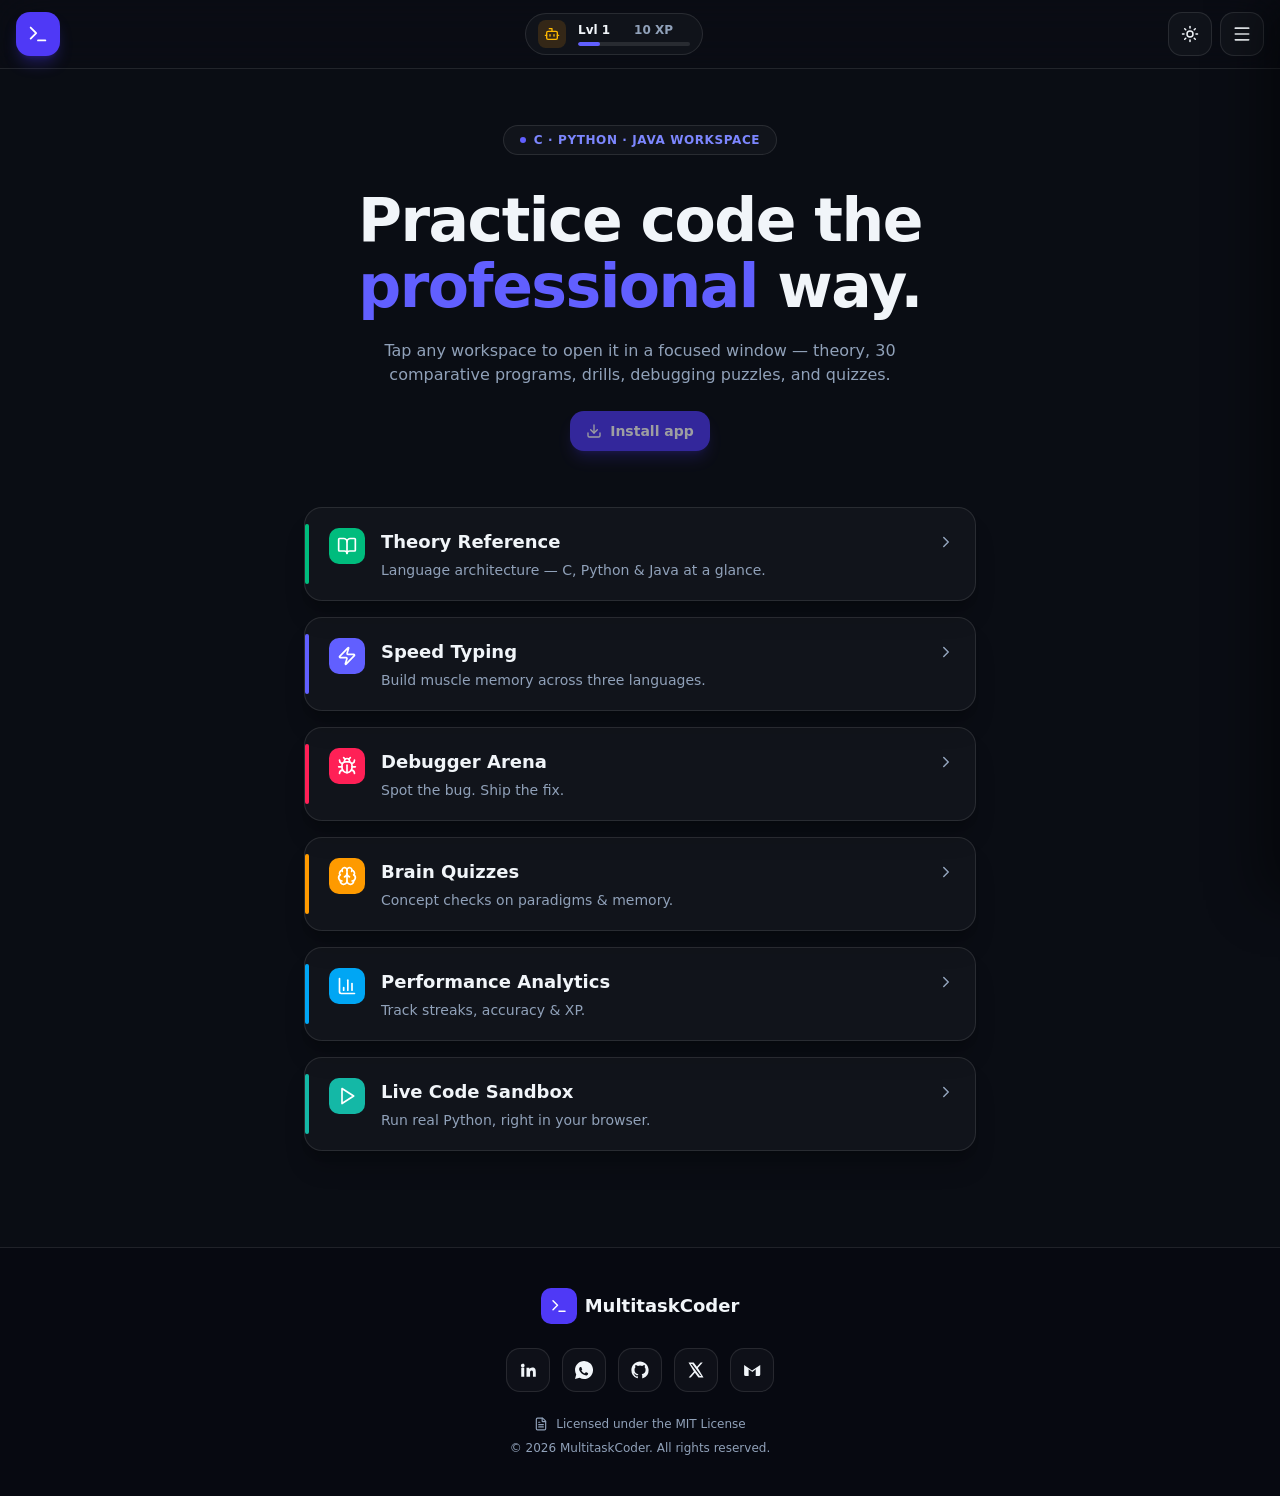
<file: index.html>
<!DOCTYPE html>
<html lang="en" class="dark">
<head>
  <meta charset="utf-8">
  <meta name="viewport" content="width=device-width, initial-scale=1">
  <title>MultitaskCoder — Practice C, Python &amp; Java</title>

  <meta name="description" content="A gamified workspace with 30 comparative programs, theory, typing drills, debugging puzzles, and quizzes across C, Python, and Java.">
  <meta name="theme-color" content="#4f46e5">

  <!-- PWA / iOS home-screen -->
  <meta name="apple-mobile-web-app-capable" content="yes">
  <meta name="apple-mobile-web-app-status-bar-style" content="black-translucent">
  <meta name="apple-mobile-web-app-title" content="MultitaskCoder">
  <link rel="manifest" href="./manifest.webmanifest">
  <link rel="icon" href="./assets/icons/favicon.ico" type="image/x-icon">
  <link rel="apple-touch-icon" href="./assets/icons/icon-192.png">

  <!-- Open Graph / Twitter (absolute URL required by the spec for social-media crawlers) -->
  <meta property="og:type" content="website">
  <meta property="og:title" content="MultitaskCoder — Practice C, Python &amp; Java">
  <meta property="og:description" content="A gamified workspace with 30 comparative programs, theory, typing drills, debugging puzzles, and quizzes across C, Python, and Java.">
  <meta property="og:image" content="https://pub-bb2e103a32db4e198524a2e9ed8f35b4.r2.dev/af7c9cf9-385e-4282-8b02-63d2bfdb34aa/id-preview-4fb9316d--4d228330-1f80-40c3-a4d7-594344d08f3d.lovable.app-1783873133806.png">
  <meta name="twitter:card" content="summary_large_image">
  <meta name="twitter:title" content="MultitaskCoder — Practice C, Python &amp; Java">
  <meta name="twitter:description" content="A gamified workspace with 30 comparative programs, theory, typing drills, debugging puzzles, and quizzes across C, Python, and Java.">
  <meta name="twitter:image" content="https://pub-bb2e103a32db4e198524a2e9ed8f35b4.r2.dev/af7c9cf9-385e-4282-8b02-63d2bfdb34aa/id-preview-4fb9316d--4d228330-1f80-40c3-a4d7-594344d08f3d.lovable.app-1783873133806.png">

  <link rel="stylesheet" href="./style.css">
</head>
<body>
  <div id="pageLoader" class="page-loader" aria-hidden="true">
    <div class="page-loader-inner">
      <div class="page-loader-logo">
        <svg xmlns="http://www.w3.org/2000/svg" width="24" height="24" viewBox="0 0 24 24" fill="none" stroke="currentColor" stroke-width="2" stroke-linecap="round" stroke-linejoin="round" aria-hidden="true">
          <path d="M12 19h8"></path>
          <path d="m4 17 6-6-6-6"></path>
        </svg>
      </div>
      <div class="page-loader-spinner"></div>
      <p class="page-loader-text">MultitaskCoder</p>
    </div>
  </div>
  <div class="min-h-screen bg-[#0a0d14] text-slate-100 transition-colors surface-page">
    <header class="sticky top-0 z-40 flex items-center justify-between gap-3 px-4 py-3 backdrop-blur-xl border-b bg-[#0a0d14]/80 border-white/10 surface-panel">
      <a href="./index.html" class="flex h-11 w-11 items-center justify-center rounded-xl bg-indigo-600 text-white shadow-lg shadow-indigo-600/30 logo-3d" aria-label="MultitaskCoder home">
        <svg xmlns="http://www.w3.org/2000/svg" width="22" height="22" viewBox="0 0 24 24" fill="none" stroke="currentColor" stroke-width="2" stroke-linecap="round" stroke-linejoin="round" class="lucide lucide-terminal" aria-hidden="true">
          <path d="M12 19h8"></path>
          <path d="m4 17 6-6-6-6"></path>
        </svg>
      </a>
      <div class="flex items-center gap-3 rounded-full border px-3 py-1.5 bg-white/[0.03] border-white/10 surface-panel">
        <div class="flex h-7 w-7 items-center justify-center rounded-md bg-amber-500/15 text-amber-400">
          <svg xmlns="http://www.w3.org/2000/svg" width="16" height="16" viewBox="0 0 24 24" fill="none" stroke="currentColor" stroke-width="2" stroke-linecap="round" stroke-linejoin="round" class="lucide lucide-bot" aria-hidden="true">
            <path d="M12 8V4H8"></path>
            <rect width="16" height="12" x="4" y="8" rx="2"></rect>
            <path d="M2 14h2"></path>
            <path d="M20 14h2"></path>
            <path d="M15 13v2"></path>
            <path d="M9 13v2"></path>
          </svg>
        </div>
        <div class="flex flex-col leading-none">
          <div class="flex items-center gap-6 text-xs font-semibold">
            <span id="levelLabel">Lvl 1</span>
            <span id="xpLabel" class="text-slate-400 text-muted">10 XP</span>
          </div>
          <div class="mt-1 h-1 w-28 overflow-hidden rounded-full bg-white/10">
            <div id="xpBar" class="h-full w-1/5 rounded-full bg-indigo-500 xp-bar-fill"></div>
          </div>
        </div>
      </div>
      <div class="flex items-center gap-2">
        <button id="themeToggleBtn" aria-label="Toggle theme" class="flex h-11 w-11 items-center justify-center rounded-xl border bg-white/[0.03] border-white/10 surface-panel btn-3d">
          <svg xmlns="http://www.w3.org/2000/svg" width="18" height="18" viewBox="0 0 24 24" fill="none" stroke="currentColor" stroke-width="2" stroke-linecap="round" stroke-linejoin="round" class="lucide lucide-sun" aria-hidden="true" id="themeIcon">
            <circle cx="12" cy="12" r="4"></circle>
            <path d="M12 2v2"></path>
            <path d="M12 20v2"></path>
            <path d="m4.93 4.93 1.41 1.41"></path>
            <path d="m17.66 17.66 1.41 1.41"></path>
            <path d="M2 12h2"></path>
            <path d="M20 12h2"></path>
            <path d="m6.34 17.66-1.41 1.41"></path>
            <path d="m19.07 4.93-1.41 1.41"></path>
          </svg>
        </button>
        <button id="menuToggleBtn" aria-label="Open menu" aria-expanded="false" class="flex h-11 w-11 items-center justify-center rounded-xl border bg-white/[0.03] border-white/10 surface-panel btn-3d">
          <svg xmlns="http://www.w3.org/2000/svg" width="20" height="20" viewBox="0 0 24 24" fill="none" stroke="currentColor" stroke-width="2" stroke-linecap="round" stroke-linejoin="round" class="lucide lucide-menu" aria-hidden="true">
            <path d="M4 5h16"></path>
            <path d="M4 12h16"></path>
            <path d="M4 19h16"></path>
          </svg>
        </button>
      </div>
    </header>

    <!-- Slide-in navigation drawer (added: menu button now opens this) -->
    <div id="navOverlay" class="nav-overlay"></div>
    <nav id="navDrawer" class="nav-drawer surface-panel" aria-label="Site navigation">
      <div class="nav-drawer-head">
        <span class="nav-drawer-title">Menu</span>
        <button id="navCloseBtn" class="btn-3d nav-close-btn" aria-label="Close menu">&times;</button>
      </div>
      <a href="./index.html" class="nav-drawer-link">Home</a>
      <a href="./pages/theory.html" class="nav-drawer-link">Theory Reference</a>
      <a href="./pages/typing.html" class="nav-drawer-link">Speed Typing</a>
      <a href="./pages/debugger.html" class="nav-drawer-link">Debugger Arena</a>
      <a href="./pages/quizzes.html" class="nav-drawer-link">Brain Quizzes</a>
      <a href="./pages/analytics.html" class="nav-drawer-link">Performance Analytics</a>
      <a href="./pages/sandbox.html" class="nav-drawer-link">Live Code Sandbox</a>
    </nav>

    <main class="relative px-6 pt-14 pb-16 text-center">
      <div class="relative mx-auto inline-flex items-center gap-2 rounded-full border px-4 py-1.5 text-xs font-semibold uppercase tracking-wider text-indigo-400 bg-white/[0.03] border-white/10 surface-panel entrance-1">
        <span class="h-1.5 w-1.5 rounded-full bg-indigo-500 animate-pulse"></span>
        C · Python · Java Workspace
      </div>
      <h1 class="mx-auto mt-8 max-w-3xl text-4xl font-bold leading-[1.1] tracking-tight sm:text-6xl entrance-2">Practice code the <span class="text-indigo-500">professional</span> way.</h1>
      <p class="mx-auto mt-5 max-w-xl text-base text-slate-400 text-muted entrance-3">Tap any workspace to open it in a focused window — theory, 30 comparative programs, drills, debugging puzzles, and quizzes.</p>
      <button id="installAppBtn" class="mt-6 inline-flex items-center gap-2 rounded-xl bg-indigo-600 px-4 py-2.5 text-sm font-semibold text-white shadow-lg shadow-indigo-600/30 hover:bg-indigo-500 disabled:opacity-60 btn-3d entrance-4">
        <svg xmlns="http://www.w3.org/2000/svg" width="16" height="16" viewBox="0 0 24 24" fill="none" stroke="currentColor" stroke-width="2" stroke-linecap="round" stroke-linejoin="round" class="lucide lucide-download" aria-hidden="true">
          <path d="M12 15V3"></path>
          <path d="M21 15v4a2 2 0 0 1-2 2H5a2 2 0 0 1-2-2v-4"></path>
          <path d="m7 10 5 5 5-5"></path>
        </svg>
        <!-- -->
        Install app
      </button>
      <section class="mx-auto mt-14 grid max-w-2xl gap-4 text-left">
        <a href="./pages/theory.html" class="workspace-card surface-panel group relative overflow-hidden rounded-2xl border p-5 pl-6 text-left shadow-xl shadow-black/20 transition hover:-translate-y-0.5 hover:ring-2 ring-emerald-500/40 bg-white/[0.03] border-white/10 entrance-card-1">
          <span class="absolute inset-y-4 left-0 w-1 rounded-full bg-emerald-500"></span>
          <div class="flex items-start gap-4">
            <div class="rounded-lg p-2 text-white bg-emerald-500">
              <svg xmlns="http://www.w3.org/2000/svg" width="20" height="20" viewBox="0 0 24 24" fill="none" stroke="currentColor" stroke-width="2" stroke-linecap="round" stroke-linejoin="round" class="lucide lucide-book-open" aria-hidden="true">
                <path d="M12 7v14"></path>
                <path d="M3 18a1 1 0 0 1-1-1V4a1 1 0 0 1 1-1h5a4 4 0 0 1 4 4 4 4 0 0 1 4-4h5a1 1 0 0 1 1 1v13a1 1 0 0 1-1 1h-6a3 3 0 0 0-3 3 3 3 0 0 0-3-3z"></path>
              </svg>
            </div>
            <div class="min-w-0 flex-1">
              <div class="flex items-center justify-between gap-3">
                <h2 class="text-lg font-bold">Theory Reference</h2>
                <svg xmlns="http://www.w3.org/2000/svg" width="18" height="18" viewBox="0 0 24 24" fill="none" stroke="currentColor" stroke-width="2" stroke-linecap="round" stroke-linejoin="round" class="lucide lucide-chevron-right text-slate-400 transition group-hover:translate-x-0.5" aria-hidden="true">
                  <path d="m9 18 6-6-6-6"></path>
                </svg>
              </div>
              <p class="mt-1 text-sm text-slate-400 text-muted">Language architecture — C, Python &amp; Java at a glance.</p>
            </div>
          </div>
        </a>
        <a href="./pages/typing.html" class="workspace-card surface-panel group relative overflow-hidden rounded-2xl border p-5 pl-6 text-left shadow-xl shadow-black/20 transition hover:-translate-y-0.5 hover:ring-2 ring-indigo-500/40 bg-white/[0.03] border-white/10 entrance-card-2">
          <span class="absolute inset-y-4 left-0 w-1 rounded-full bg-indigo-500"></span>
          <div class="flex items-start gap-4">
            <div class="rounded-lg p-2 text-white bg-indigo-500">
              <svg xmlns="http://www.w3.org/2000/svg" width="20" height="20" viewBox="0 0 24 24" fill="none" stroke="currentColor" stroke-width="2" stroke-linecap="round" stroke-linejoin="round" class="lucide lucide-zap" aria-hidden="true">
                <path d="M4 14a1 1 0 0 1-.78-1.63l9.9-10.2a.5.5 0 0 1 .86.46l-1.92 6.02A1 1 0 0 0 13 10h7a1 1 0 0 1 .78 1.63l-9.9 10.2a.5.5 0 0 1-.86-.46l1.92-6.02A1 1 0 0 0 11 14z"></path>
              </svg>
            </div>
            <div class="min-w-0 flex-1">
              <div class="flex items-center justify-between gap-3">
                <h2 class="text-lg font-bold">Speed Typing</h2>
                <svg xmlns="http://www.w3.org/2000/svg" width="18" height="18" viewBox="0 0 24 24" fill="none" stroke="currentColor" stroke-width="2" stroke-linecap="round" stroke-linejoin="round" class="lucide lucide-chevron-right text-slate-400 transition group-hover:translate-x-0.5" aria-hidden="true">
                  <path d="m9 18 6-6-6-6"></path>
                </svg>
              </div>
              <p class="mt-1 text-sm text-slate-400 text-muted">Build muscle memory across three languages.</p>
            </div>
          </div>
        </a>
        <a href="./pages/debugger.html" class="workspace-card surface-panel group relative overflow-hidden rounded-2xl border p-5 pl-6 text-left shadow-xl shadow-black/20 transition hover:-translate-y-0.5 hover:ring-2 ring-rose-500/40 bg-white/[0.03] border-white/10 entrance-card-3">
          <span class="absolute inset-y-4 left-0 w-1 rounded-full bg-rose-500"></span>
          <div class="flex items-start gap-4">
            <div class="rounded-lg p-2 text-white bg-rose-500">
              <svg xmlns="http://www.w3.org/2000/svg" width="20" height="20" viewBox="0 0 24 24" fill="none" stroke="currentColor" stroke-width="2" stroke-linecap="round" stroke-linejoin="round" class="lucide lucide-bug" aria-hidden="true">
                <path d="M12 20v-9"></path>
                <path d="M14 7a4 4 0 0 1 4 4v3a6 6 0 0 1-12 0v-3a4 4 0 0 1 4-4z"></path>
                <path d="M14.12 3.88 16 2"></path>
                <path d="M21 21a4 4 0 0 0-3.81-4"></path>
                <path d="M21 5a4 4 0 0 1-3.55 3.97"></path>
                <path d="M22 13h-4"></path>
                <path d="M3 21a4 4 0 0 1 3.81-4"></path>
                <path d="M3 5a4 4 0 0 0 3.55 3.97"></path>
                <path d="M6 13H2"></path>
                <path d="m8 2 1.88 1.88"></path>
                <path d="M9 7.13V6a3 3 0 1 1 6 0v1.13"></path>
              </svg>
            </div>
            <div class="min-w-0 flex-1">
              <div class="flex items-center justify-between gap-3">
                <h2 class="text-lg font-bold">Debugger Arena</h2>
                <svg xmlns="http://www.w3.org/2000/svg" width="18" height="18" viewBox="0 0 24 24" fill="none" stroke="currentColor" stroke-width="2" stroke-linecap="round" stroke-linejoin="round" class="lucide lucide-chevron-right text-slate-400 transition group-hover:translate-x-0.5" aria-hidden="true">
                  <path d="m9 18 6-6-6-6"></path>
                </svg>
              </div>
              <p class="mt-1 text-sm text-slate-400 text-muted">Spot the bug. Ship the fix.</p>
            </div>
          </div>
        </a>
        <a href="./pages/quizzes.html" class="workspace-card surface-panel group relative overflow-hidden rounded-2xl border p-5 pl-6 text-left shadow-xl shadow-black/20 transition hover:-translate-y-0.5 hover:ring-2 ring-amber-500/40 bg-white/[0.03] border-white/10 entrance-card-4">
          <span class="absolute inset-y-4 left-0 w-1 rounded-full bg-amber-500"></span>
          <div class="flex items-start gap-4">
            <div class="rounded-lg p-2 text-white bg-amber-500">
              <svg xmlns="http://www.w3.org/2000/svg" width="20" height="20" viewBox="0 0 24 24" fill="none" stroke="currentColor" stroke-width="2" stroke-linecap="round" stroke-linejoin="round" class="lucide lucide-brain" aria-hidden="true">
                <path d="M12 18V5"></path>
                <path d="M15 13a4.17 4.17 0 0 1-3-4 4.17 4.17 0 0 1-3 4"></path>
                <path d="M17.598 6.5A3 3 0 1 0 12 5a3 3 0 1 0-5.598 1.5"></path>
                <path d="M17.997 5.125a4 4 0 0 1 2.526 5.77"></path>
                <path d="M18 18a4 4 0 0 0 2-7.464"></path>
                <path d="M19.967 17.483A4 4 0 1 1 12 18a4 4 0 1 1-7.967-.517"></path>
                <path d="M6 18a4 4 0 0 1-2-7.464"></path>
                <path d="M6.003 5.125a4 4 0 0 0-2.526 5.77"></path>
              </svg>
            </div>
            <div class="min-w-0 flex-1">
              <div class="flex items-center justify-between gap-3">
                <h2 class="text-lg font-bold">Brain Quizzes</h2>
                <svg xmlns="http://www.w3.org/2000/svg" width="18" height="18" viewBox="0 0 24 24" fill="none" stroke="currentColor" stroke-width="2" stroke-linecap="round" stroke-linejoin="round" class="lucide lucide-chevron-right text-slate-400 transition group-hover:translate-x-0.5" aria-hidden="true">
                  <path d="m9 18 6-6-6-6"></path>
                </svg>
              </div>
              <p class="mt-1 text-sm text-slate-400 text-muted">Concept checks on paradigms &amp; memory.</p>
            </div>
          </div>
        </a>
        <a href="./pages/analytics.html" class="workspace-card surface-panel group relative overflow-hidden rounded-2xl border p-5 pl-6 text-left shadow-xl shadow-black/20 transition hover:-translate-y-0.5 hover:ring-2 ring-sky-500/40 bg-white/[0.03] border-white/10 entrance-card-5">
          <span class="absolute inset-y-4 left-0 w-1 rounded-full bg-sky-500"></span>
          <div class="flex items-start gap-4">
            <div class="rounded-lg p-2 text-white bg-sky-500">
              <svg xmlns="http://www.w3.org/2000/svg" width="20" height="20" viewBox="0 0 24 24" fill="none" stroke="currentColor" stroke-width="2" stroke-linecap="round" stroke-linejoin="round" class="lucide lucide-chart-column" aria-hidden="true">
                <path d="M3 3v16a2 2 0 0 0 2 2h16"></path>
                <path d="M18 17V9"></path>
                <path d="M13 17V5"></path>
                <path d="M8 17v-3"></path>
              </svg>
            </div>
            <div class="min-w-0 flex-1">
              <div class="flex items-center justify-between gap-3">
                <h2 class="text-lg font-bold">Performance Analytics</h2>
                <svg xmlns="http://www.w3.org/2000/svg" width="18" height="18" viewBox="0 0 24 24" fill="none" stroke="currentColor" stroke-width="2" stroke-linecap="round" stroke-linejoin="round" class="lucide lucide-chevron-right text-slate-400 transition group-hover:translate-x-0.5" aria-hidden="true">
                  <path d="m9 18 6-6-6-6"></path>
                </svg>
              </div>
              <p class="mt-1 text-sm text-slate-400 text-muted">Track streaks, accuracy &amp; XP.</p>
            </div>
          </div>
        </a>
        <a href="./pages/sandbox.html" class="workspace-card sandbox-card surface-panel group relative overflow-hidden rounded-2xl border p-5 pl-6 text-left shadow-xl shadow-black/20 transition hover:-translate-y-0.5 bg-white/[0.03] border-white/10 entrance-card-6">
          <span class="absolute inset-y-4 left-0 w-1 rounded-full sandbox-card-accent-bar"></span>
          <div class="flex items-start gap-4">
            <div class="rounded-lg p-2 text-white sandbox-card-icon-bg">
              <svg xmlns="http://www.w3.org/2000/svg" width="20" height="20" viewBox="0 0 24 24" fill="none" stroke="currentColor" stroke-width="2" stroke-linecap="round" stroke-linejoin="round" class="lucide lucide-play" aria-hidden="true">
                <polygon points="6 3 20 12 6 21 6 3"></polygon>
              </svg>
            </div>
            <div class="min-w-0 flex-1">
              <div class="flex items-center justify-between gap-3">
                <h2 class="text-lg font-bold">Live Code Sandbox</h2>
                <svg xmlns="http://www.w3.org/2000/svg" width="18" height="18" viewBox="0 0 24 24" fill="none" stroke="currentColor" stroke-width="2" stroke-linecap="round" stroke-linejoin="round" class="lucide lucide-chevron-right text-slate-400 transition group-hover:translate-x-0.5" aria-hidden="true">
                  <path d="m9 18 6-6-6-6"></path>
                </svg>
              </div>
              <p class="mt-1 text-sm text-slate-400 text-muted">Run real Python, right in your browser.</p>
            </div>
          </div>
        </a>
      </section>
    </main>
    <footer class="mt-8 border-t px-6 py-10 border-white/10 bg-[#070911] surface-footer">
      <div class="mx-auto flex max-w-2xl flex-col items-center gap-6 text-center">
        <div class="flex items-center gap-2">
          <div class="flex h-9 w-9 items-center justify-center rounded-lg bg-indigo-600 text-white">
            <svg xmlns="http://www.w3.org/2000/svg" width="18" height="18" viewBox="0 0 24 24" fill="none" stroke="currentColor" stroke-width="2" stroke-linecap="round" stroke-linejoin="round" class="lucide lucide-terminal" aria-hidden="true">
              <path d="M12 19h8"></path>
              <path d="m4 17 6-6-6-6"></path>
            </svg>
          </div>
          <span class="text-lg font-bold">MultitaskCoder</span>
        </div>
        <div class="flex flex-wrap items-center justify-center gap-3">
          <a href="https://www.linkedin.com/" target="_blank" rel="noopener noreferrer" aria-label="LinkedIn" class="flex h-11 w-11 items-center justify-center rounded-xl border transition hover:scale-105 bg-white/[0.03] border-white/10 surface-panel btn-3d">
            <svg width="18" height="18" viewBox="0 0 24 24" fill="currentColor" aria-hidden="true">
              <path d="M4.98 3.5a2.5 2.5 0 11.02 5 2.5 2.5 0 01-.02-5zM3 9h4v12H3V9zm7 0h3.8v1.7h.05c.53-.95 1.83-1.95 3.77-1.95 4.03 0 4.78 2.65 4.78 6.1V21H18.6v-5.35c0-1.28-.02-2.93-1.78-2.93-1.78 0-2.05 1.4-2.05 2.84V21H10V9z"></path>
            </svg>
          </a>
          <a href="https://wa.me/" target="_blank" rel="noopener noreferrer" aria-label="WhatsApp" class="flex h-11 w-11 items-center justify-center rounded-xl border transition hover:scale-105 bg-white/[0.03] border-white/10 surface-panel btn-3d">
            <svg width="18" height="18" viewBox="0 0 24 24" fill="currentColor" aria-hidden="true">
              <path d="M20.52 3.48A11.9 11.9 0 0012.03 0C5.4 0 .03 5.37.03 12c0 2.11.55 4.17 1.6 5.98L0 24l6.18-1.62A11.98 11.98 0 0012.03 24c6.63 0 12-5.37 12-12 0-3.2-1.25-6.21-3.5-8.52zm-3.12 14.32c-.24.68-1.42 1.32-1.99 1.4-.51.08-1.16.11-1.87-.12-.44-.14-.99-.32-1.7-.63-2.98-1.29-4.93-4.29-5.08-4.49-.15-.2-1.22-1.62-1.22-3.08s.77-2.19 1.04-2.48c.27-.3.59-.37.79-.37h.56c.18 0 .42-.08.66.5.24.58.83 2.04.9 2.18.07.15.12.32.02.52-.09.2-.14.32-.29.49-.15.17-.31.39-.44.52-.15.15-.3.31-.13.6.17.29.76 1.25 1.63 2.03 1.12 1 2.07 1.32 2.36 1.46.29.15.47.13.64-.07.18-.2.74-.87.94-1.16.19-.29.39-.24.66-.14.27.1 1.72.81 2.01.96.29.14.49.21.56.34.07.13.07.72-.17 1.4z"></path>
            </svg>
          </a>
          <a href="https://github.com/" target="_blank" rel="noopener noreferrer" aria-label="GitHub" class="flex h-11 w-11 items-center justify-center rounded-xl border transition hover:scale-105 bg-white/[0.03] border-white/10 surface-panel btn-3d">
            <svg width="18" height="18" viewBox="0 0 24 24" fill="currentColor" aria-hidden="true">
              <path d="M12 .5C5.65.5.5 5.65.5 12a11.5 11.5 0 007.86 10.92c.58.11.79-.25.79-.56v-2c-3.2.7-3.87-1.37-3.87-1.37-.52-1.33-1.28-1.68-1.28-1.68-1.05-.72.08-.7.08-.7 1.16.08 1.77 1.2 1.77 1.2 1.03 1.77 2.7 1.26 3.36.96.1-.75.4-1.26.73-1.55-2.55-.29-5.24-1.28-5.24-5.7 0-1.26.45-2.29 1.19-3.1-.12-.3-.52-1.48.11-3.08 0 0 .97-.31 3.18 1.18a11 11 0 015.8 0c2.2-1.49 3.17-1.18 3.17-1.18.63 1.6.23 2.78.11 3.08.74.81 1.19 1.84 1.19 3.1 0 4.43-2.7 5.4-5.26 5.69.41.36.77 1.06.77 2.14v3.17c0 .31.21.68.8.56A11.5 11.5 0 0023.5 12C23.5 5.65 18.35.5 12 .5z"></path>
            </svg>
          </a>
          <a href="https://twitter.com/" target="_blank" rel="noopener noreferrer" aria-label="Twitter" class="flex h-11 w-11 items-center justify-center rounded-xl border transition hover:scale-105 bg-white/[0.03] border-white/10 surface-panel btn-3d">
            <svg width="18" height="18" viewBox="0 0 24 24" fill="currentColor" aria-hidden="true">
              <path d="M18.244 2H21l-6.52 7.45L22 22h-6.75l-4.72-6.17L4.98 22H2.22l6.97-7.96L2 2h6.91l4.27 5.65L18.24 2zm-1.18 18h1.87L7.03 4H5.03l12.03 16z"></path>
            </svg>
          </a>
          <a href="mailto:hello@example.com" target="_blank" rel="noopener noreferrer" aria-label="Gmail" class="flex h-11 w-11 items-center justify-center rounded-xl border transition hover:scale-105 bg-white/[0.03] border-white/10 surface-panel btn-3d">
            <svg width="18" height="18" viewBox="0 0 24 24" fill="currentColor" aria-hidden="true">
              <path d="M12 12.7L1.5 5.3V18a2 2 0 002 2h4V11l5 3.5L17 11v9h4a2 2 0 002-2V5.3L12 12.7z"></path>
            </svg>
          </a>
        </div>
        <div class="flex flex-col items-center gap-2 text-xs text-slate-400 text-muted">
          <div class="flex items-center gap-2">
            <svg xmlns="http://www.w3.org/2000/svg" width="14" height="14" viewBox="0 0 24 24" fill="none" stroke="currentColor" stroke-width="2" stroke-linecap="round" stroke-linejoin="round" class="lucide lucide-file-text" aria-hidden="true">
              <path d="M6 22a2 2 0 0 1-2-2V4a2 2 0 0 1 2-2h8a2.4 2.4 0 0 1 1.704.706l3.588 3.588A2.4 2.4 0 0 1 20 8v12a2 2 0 0 1-2 2z"></path>
              <path d="M14 2v5a1 1 0 0 0 1 1h5"></path>
              <path d="M10 9H8"></path>
              <path d="M16 13H8"></path>
              <path d="M16 17H8"></path>
            </svg>
            <span>Licensed under the MIT License</span>
          </div>
          <span>© <!-- -->2026<!-- --> MultitaskCoder. All rights reserved.</span>
        </div>
      </div>
    </footer>
  </div>
  <script src="./script.js"></script>
</body>
</html>
</file>
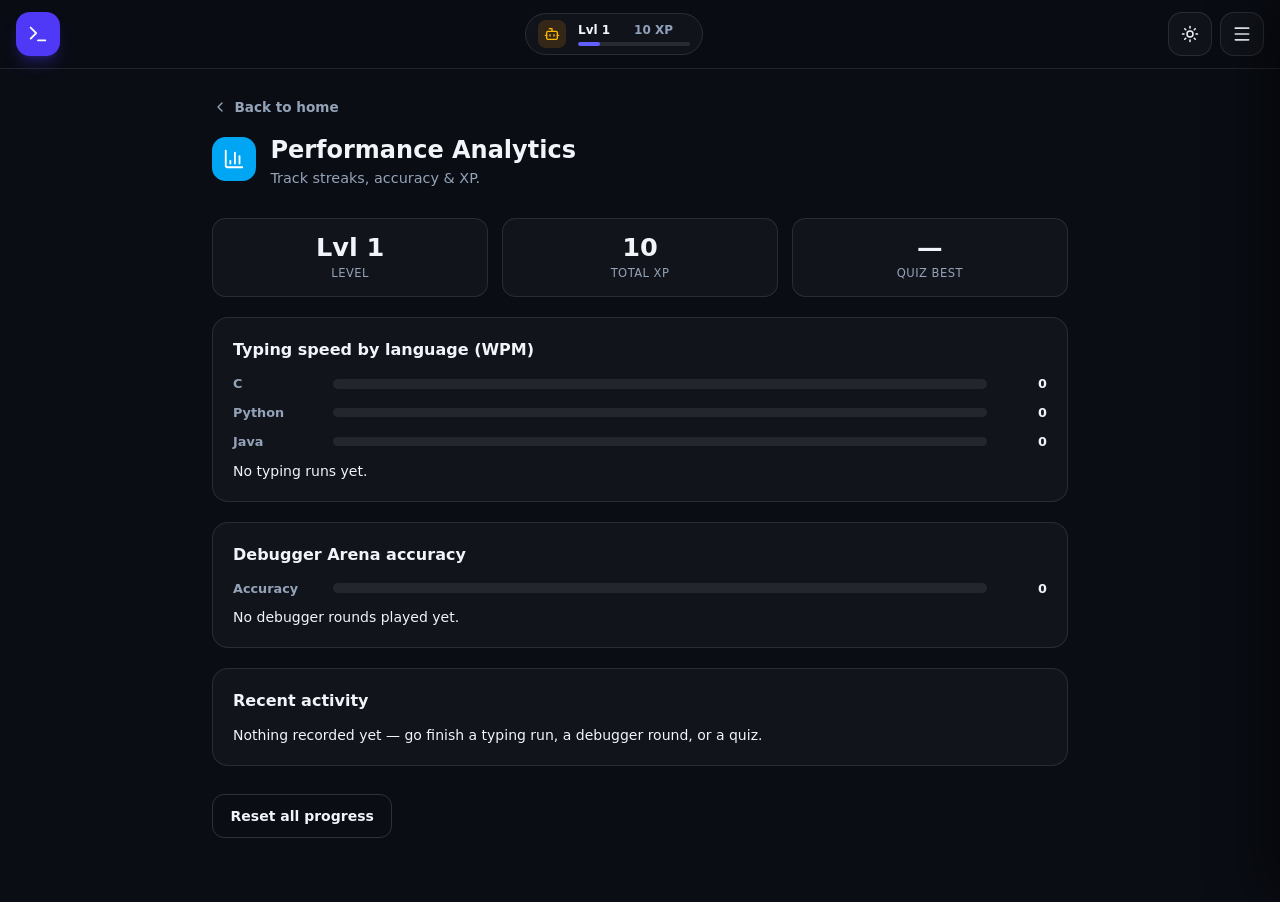
<file: pages/analytics.html>
<!DOCTYPE html>
<html lang="en" class="dark">
<head>
  <meta charset="utf-8">
  <meta name="viewport" content="width=device-width, initial-scale=1">
  <title>Performance Analytics — MultitaskCoder</title>
  <meta name="description" content="Dashboard tracking XP, level, typing speed, debugger accuracy, and quiz history.">
  <meta name="theme-color" content="#4f46e5">
  <meta name="apple-mobile-web-app-capable" content="yes">
  <meta name="apple-mobile-web-app-status-bar-style" content="black-translucent">
  <meta name="apple-mobile-web-app-title" content="MultitaskCoder">
  <link rel="manifest" href="../manifest.webmanifest">
  <link rel="icon" href="../assets/icons/favicon.ico" type="image/x-icon">
  <link rel="apple-touch-icon" href="../assets/icons/icon-192.png">
  <link rel="stylesheet" href="../style.css">
</head>
<body>
  <div class="min-h-screen bg-[#0a0d14] text-slate-100 transition-colors surface-page app-shell">
    <header class="sticky top-0 z-40 flex items-center justify-between gap-3 px-4 py-3 backdrop-blur-xl border-b bg-[#0a0d14]/80 border-white/10 surface-panel">
      <a href="../index.html" class="flex h-11 w-11 items-center justify-center rounded-xl bg-indigo-600 text-white shadow-lg shadow-indigo-600/30 logo-3d" aria-label="MultitaskCoder home">
        <svg xmlns="http://www.w3.org/2000/svg" width="22" height="22" viewBox="0 0 24 24" fill="none" stroke="currentColor" stroke-width="2" stroke-linecap="round" stroke-linejoin="round" class="lucide lucide-terminal" aria-hidden="true">
          <path d="M12 19h8"></path>
          <path d="m4 17 6-6-6-6"></path>
        </svg>
      </a>
      <div class="flex items-center gap-3 rounded-full border px-3 py-1.5 bg-white/[0.03] border-white/10 surface-panel">
        <div class="flex h-7 w-7 items-center justify-center rounded-md bg-amber-500/15 text-amber-400">
          <svg xmlns="http://www.w3.org/2000/svg" width="16" height="16" viewBox="0 0 24 24" fill="none" stroke="currentColor" stroke-width="2" stroke-linecap="round" stroke-linejoin="round" class="lucide lucide-bot" aria-hidden="true">
            <path d="M12 8V4H8"></path>
            <rect width="16" height="12" x="4" y="8" rx="2"></rect>
            <path d="M2 14h2"></path>
            <path d="M20 14h2"></path>
            <path d="M15 13v2"></path>
            <path d="M9 13v2"></path>
          </svg>
        </div>
        <div class="flex flex-col leading-none">
          <div class="flex items-center gap-6 text-xs font-semibold">
            <span id="levelLabel">Lvl 1</span>
            <span id="xpLabel" class="text-slate-400 text-muted">10 XP</span>
          </div>
          <div class="mt-1 h-1 w-28 overflow-hidden rounded-full bg-white/10">
            <div id="xpBar" class="h-full w-1/5 rounded-full bg-indigo-500 xp-bar-fill"></div>
          </div>
        </div>
      </div>
      <div class="flex items-center gap-2">
        <button id="themeToggleBtn" aria-label="Toggle theme" class="flex h-11 w-11 items-center justify-center rounded-xl border bg-white/[0.03] border-white/10 surface-panel btn-3d">
          <svg xmlns="http://www.w3.org/2000/svg" width="18" height="18" viewBox="0 0 24 24" fill="none" stroke="currentColor" stroke-width="2" stroke-linecap="round" stroke-linejoin="round" class="lucide lucide-sun" aria-hidden="true" id="themeIcon">
            <circle cx="12" cy="12" r="4"></circle>
            <path d="M12 2v2"></path>
            <path d="M12 20v2"></path>
            <path d="m4.93 4.93 1.41 1.41"></path>
            <path d="m17.66 17.66 1.41 1.41"></path>
            <path d="M2 12h2"></path>
            <path d="M20 12h2"></path>
            <path d="m6.34 17.66-1.41 1.41"></path>
            <path d="m19.07 4.93-1.41 1.41"></path>
          </svg>
        </button>
        <button id="menuToggleBtn" aria-label="Open menu" aria-expanded="false" class="flex h-11 w-11 items-center justify-center rounded-xl border bg-white/[0.03] border-white/10 surface-panel btn-3d">
          <svg xmlns="http://www.w3.org/2000/svg" width="20" height="20" viewBox="0 0 24 24" fill="none" stroke="currentColor" stroke-width="2" stroke-linecap="round" stroke-linejoin="round" class="lucide lucide-menu" aria-hidden="true">
            <path d="M4 5h16"></path>
            <path d="M4 12h16"></path>
            <path d="M4 19h16"></path>
          </svg>
        </button>
      </div>
    </header>

    <div id="navOverlay" class="nav-overlay"></div>
    <nav id="navDrawer" class="nav-drawer surface-panel" aria-label="Site navigation">
      <div class="nav-drawer-head">
        <span class="nav-drawer-title">Menu</span>
        <button id="navCloseBtn" class="btn-3d nav-close-btn" aria-label="Close menu">&times;</button>
      </div>
      <a href="../index.html" class="nav-drawer-link">Home</a>
      <a href="./theory.html" class="nav-drawer-link">Theory Reference</a>
      <a href="./typing.html" class="nav-drawer-link">Speed Typing</a>
      <a href="./debugger.html" class="nav-drawer-link">Debugger Arena</a>
      <a href="./quizzes.html" class="nav-drawer-link">Brain Quizzes</a>
      <a href="./analytics.html" class="nav-drawer-link">Performance Analytics</a>
      <a href="./sandbox.html" class="nav-drawer-link">Live Code Sandbox</a>
    </nav>
    <main class="app-container">
      <a href="../index.html" class="app-back-link">
        <svg xmlns="http://www.w3.org/2000/svg" width="16" height="16" viewBox="0 0 24 24" fill="none" stroke="currentColor" stroke-width="2" stroke-linecap="round" stroke-linejoin="round" aria-hidden="true"><path d="m15 18-6-6 6-6"></path></svg>
        Back to home
      </a>
      <div class="app-page-head">
        <div class="app-page-icon bg-sky-500"><svg xmlns="http://www.w3.org/2000/svg" width="22" height="22" viewBox="0 0 24 24" fill="none" stroke="currentColor" stroke-width="2" stroke-linecap="round" stroke-linejoin="round" aria-hidden="true"><path d="M3 3v16a2 2 0 0 0 2 2h16"></path><path d="M18 17V9"></path><path d="M13 17V5"></path><path d="M8 17v-3"></path></svg></div>
        <div>
          <h1 class="app-page-title">Performance Analytics</h1>
          <p class="app-page-sub">Track streaks, accuracy & XP.</p>
        </div>
      </div>
      <div class="app-grid-3" style="margin-bottom:1.25rem;">
        <div class="app-stat"><div class="app-stat-value" id="aLevel">Lvl 1</div><div class="app-stat-label">Level</div></div>
        <div class="app-stat"><div class="app-stat-value" id="aXp">10</div><div class="app-stat-label">Total XP</div></div>
        <div class="app-stat"><div class="app-stat-value" id="aQuizBest">—</div><div class="app-stat-label">Quiz best</div></div>
      </div>

      <div class="app-panel">
        <h2 class="text-base font-bold mb-3">Typing speed by language (WPM)</h2>
        <div id="wpmBars"></div>
      </div>

      <div class="app-panel">
        <h2 class="text-base font-bold mb-3">Debugger Arena accuracy</h2>
        <div id="debugBar"></div>
      </div>

      <div class="app-panel">
        <h2 class="text-base font-bold mb-3">Recent activity</h2>
        <div id="activityList"><p class="text-sm text-muted">Nothing recorded yet — go finish a typing run, a debugger round, or a quiz.</p></div>
      </div>

      <button class="app-btn app-btn-ghost" id="resetBtn" style="margin-top:0.5rem;">Reset all progress</button>

    </main>
  </div>
  <script src="../script.js"></script>
  <script src="./analytics.js"></script>
</body>
</html>
</file>
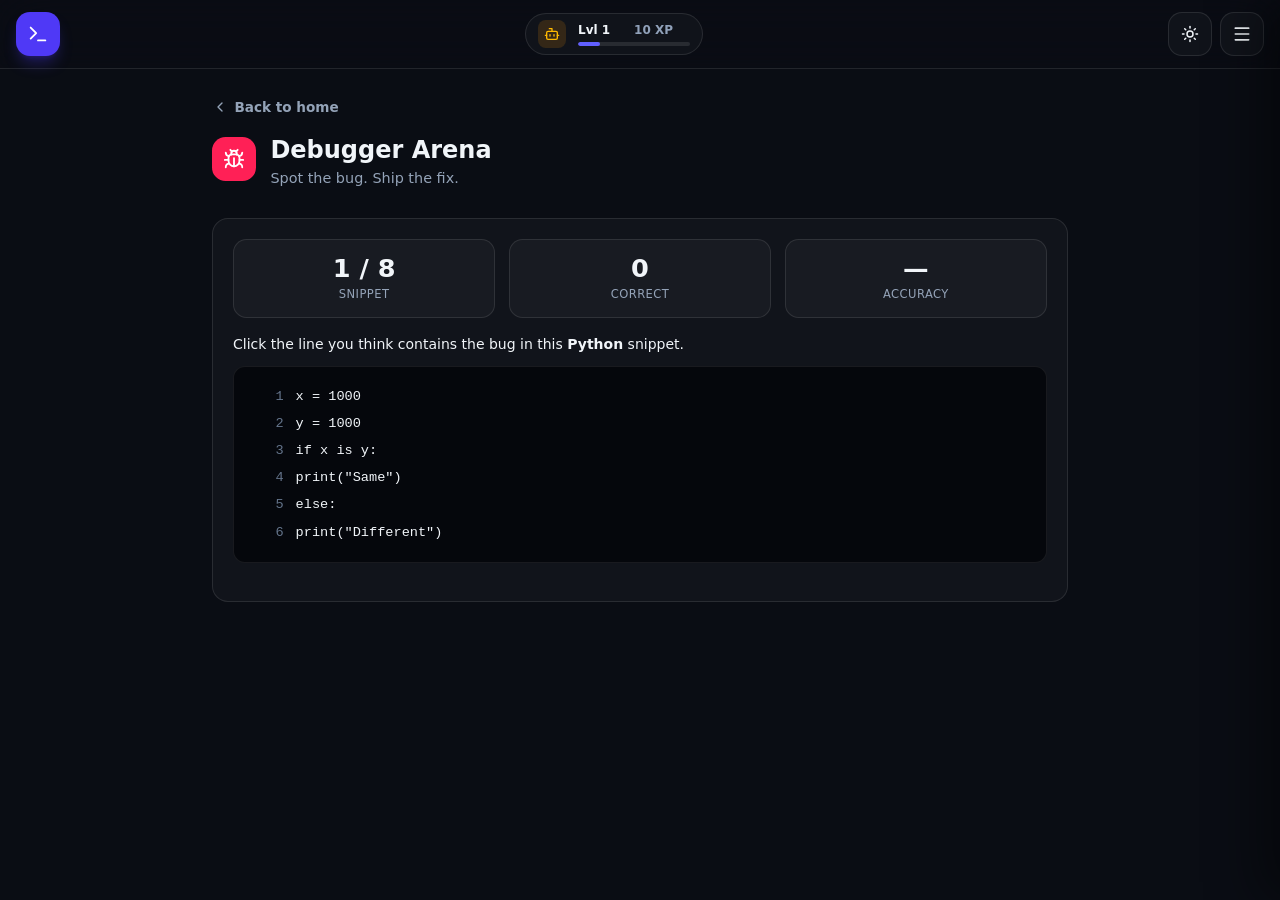
<file: pages/debugger.html>
<!DOCTYPE html>
<html lang="en" class="dark">
<head>
  <meta charset="utf-8">
  <meta name="viewport" content="width=device-width, initial-scale=1">
  <title>Debugger Arena — MultitaskCoder</title>
  <meta name="description" content="Spot the bug in short C, Python, and Java snippets and learn why each fix works.">
  <meta name="theme-color" content="#4f46e5">
  <meta name="apple-mobile-web-app-capable" content="yes">
  <meta name="apple-mobile-web-app-status-bar-style" content="black-translucent">
  <meta name="apple-mobile-web-app-title" content="MultitaskCoder">
  <link rel="manifest" href="../manifest.webmanifest">
  <link rel="icon" href="../assets/icons/favicon.ico" type="image/x-icon">
  <link rel="apple-touch-icon" href="../assets/icons/icon-192.png">
  <link rel="stylesheet" href="../style.css">
</head>
<body>
  <div class="min-h-screen bg-[#0a0d14] text-slate-100 transition-colors surface-page app-shell">
    <header class="sticky top-0 z-40 flex items-center justify-between gap-3 px-4 py-3 backdrop-blur-xl border-b bg-[#0a0d14]/80 border-white/10 surface-panel">
      <a href="../index.html" class="flex h-11 w-11 items-center justify-center rounded-xl bg-indigo-600 text-white shadow-lg shadow-indigo-600/30 logo-3d" aria-label="MultitaskCoder home">
        <svg xmlns="http://www.w3.org/2000/svg" width="22" height="22" viewBox="0 0 24 24" fill="none" stroke="currentColor" stroke-width="2" stroke-linecap="round" stroke-linejoin="round" class="lucide lucide-terminal" aria-hidden="true">
          <path d="M12 19h8"></path>
          <path d="m4 17 6-6-6-6"></path>
        </svg>
      </a>
      <div class="flex items-center gap-3 rounded-full border px-3 py-1.5 bg-white/[0.03] border-white/10 surface-panel">
        <div class="flex h-7 w-7 items-center justify-center rounded-md bg-amber-500/15 text-amber-400">
          <svg xmlns="http://www.w3.org/2000/svg" width="16" height="16" viewBox="0 0 24 24" fill="none" stroke="currentColor" stroke-width="2" stroke-linecap="round" stroke-linejoin="round" class="lucide lucide-bot" aria-hidden="true">
            <path d="M12 8V4H8"></path>
            <rect width="16" height="12" x="4" y="8" rx="2"></rect>
            <path d="M2 14h2"></path>
            <path d="M20 14h2"></path>
            <path d="M15 13v2"></path>
            <path d="M9 13v2"></path>
          </svg>
        </div>
        <div class="flex flex-col leading-none">
          <div class="flex items-center gap-6 text-xs font-semibold">
            <span id="levelLabel">Lvl 1</span>
            <span id="xpLabel" class="text-slate-400 text-muted">10 XP</span>
          </div>
          <div class="mt-1 h-1 w-28 overflow-hidden rounded-full bg-white/10">
            <div id="xpBar" class="h-full w-1/5 rounded-full bg-indigo-500 xp-bar-fill"></div>
          </div>
        </div>
      </div>
      <div class="flex items-center gap-2">
        <button id="themeToggleBtn" aria-label="Toggle theme" class="flex h-11 w-11 items-center justify-center rounded-xl border bg-white/[0.03] border-white/10 surface-panel btn-3d">
          <svg xmlns="http://www.w3.org/2000/svg" width="18" height="18" viewBox="0 0 24 24" fill="none" stroke="currentColor" stroke-width="2" stroke-linecap="round" stroke-linejoin="round" class="lucide lucide-sun" aria-hidden="true" id="themeIcon">
            <circle cx="12" cy="12" r="4"></circle>
            <path d="M12 2v2"></path>
            <path d="M12 20v2"></path>
            <path d="m4.93 4.93 1.41 1.41"></path>
            <path d="m17.66 17.66 1.41 1.41"></path>
            <path d="M2 12h2"></path>
            <path d="M20 12h2"></path>
            <path d="m6.34 17.66-1.41 1.41"></path>
            <path d="m19.07 4.93-1.41 1.41"></path>
          </svg>
        </button>
        <button id="menuToggleBtn" aria-label="Open menu" aria-expanded="false" class="flex h-11 w-11 items-center justify-center rounded-xl border bg-white/[0.03] border-white/10 surface-panel btn-3d">
          <svg xmlns="http://www.w3.org/2000/svg" width="20" height="20" viewBox="0 0 24 24" fill="none" stroke="currentColor" stroke-width="2" stroke-linecap="round" stroke-linejoin="round" class="lucide lucide-menu" aria-hidden="true">
            <path d="M4 5h16"></path>
            <path d="M4 12h16"></path>
            <path d="M4 19h16"></path>
          </svg>
        </button>
      </div>
    </header>

    <div id="navOverlay" class="nav-overlay"></div>
    <nav id="navDrawer" class="nav-drawer surface-panel" aria-label="Site navigation">
      <div class="nav-drawer-head">
        <span class="nav-drawer-title">Menu</span>
        <button id="navCloseBtn" class="btn-3d nav-close-btn" aria-label="Close menu">&times;</button>
      </div>
      <a href="../index.html" class="nav-drawer-link">Home</a>
      <a href="./theory.html" class="nav-drawer-link">Theory Reference</a>
      <a href="./typing.html" class="nav-drawer-link">Speed Typing</a>
      <a href="./debugger.html" class="nav-drawer-link">Debugger Arena</a>
      <a href="./quizzes.html" class="nav-drawer-link">Brain Quizzes</a>
      <a href="./analytics.html" class="nav-drawer-link">Performance Analytics</a>
      <a href="./sandbox.html" class="nav-drawer-link">Live Code Sandbox</a>
    </nav>
    <main class="app-container">
      <a href="../index.html" class="app-back-link">
        <svg xmlns="http://www.w3.org/2000/svg" width="16" height="16" viewBox="0 0 24 24" fill="none" stroke="currentColor" stroke-width="2" stroke-linecap="round" stroke-linejoin="round" aria-hidden="true"><path d="m15 18-6-6 6-6"></path></svg>
        Back to home
      </a>
      <div class="app-page-head">
        <div class="app-page-icon bg-rose-500"><svg xmlns="http://www.w3.org/2000/svg" width="22" height="22" viewBox="0 0 24 24" fill="none" stroke="currentColor" stroke-width="2" stroke-linecap="round" stroke-linejoin="round" aria-hidden="true"><path d="M12 20v-9"></path><path d="M14 7a4 4 0 0 1 4 4v3a6 6 0 0 1-12 0v-3a4 4 0 0 1 4-4z"></path><path d="M14.12 3.88 16 2"></path><path d="M21 21a4 4 0 0 0-3.81-4"></path><path d="M21 5a4 4 0 0 1-3.55 3.97"></path><path d="M22 13h-4"></path><path d="M3 21a4 4 0 0 1 3.81-4"></path><path d="M3 5a4 4 0 0 0 3.55 3.97"></path><path d="M6 13H2"></path><path d="m8 2 1.88 1.88"></path><path d="M9 7.13V6a3 3 0 1 1 6 0v1.13"></path></svg></div>
        <div>
          <h1 class="app-page-title">Debugger Arena</h1>
          <p class="app-page-sub">Spot the bug. Ship the fix.</p>
        </div>
      </div>
      <div class="app-panel">
        <div class="app-grid-3" style="margin-bottom:1rem;">
          <div class="app-stat"><div class="app-stat-value" id="statProgress">1 / 8</div><div class="app-stat-label">Snippet</div></div>
          <div class="app-stat"><div class="app-stat-value" id="statCorrect">0</div><div class="app-stat-label">Correct</div></div>
          <div class="app-stat"><div class="app-stat-value" id="statAccuracy">—</div><div class="app-stat-label">Accuracy</div></div>
        </div>

        <p class="text-sm text-muted" style="margin-bottom:0.75rem;">Click the line you think contains the bug in this <span id="snippetLang" style="font-weight:700;"></span> snippet.</p>
        <div class="app-code-block" id="debugCode" style="white-space:normal;"></div>

        <div id="debugFeedback" style="display:none; margin-top:1rem; padding:0.9rem 1rem; border-radius:0.75rem; background:rgba(255,255,255,0.04);">
          <p class="text-sm font-bold" id="debugFeedbackTitle"></p>
          <p class="text-sm text-muted" id="debugFeedbackText" style="margin-top:0.25rem;"></p>
        </div>

        <div style="margin-top:1.1rem; display:flex; gap:0.6rem;">
          <button class="app-btn" id="nextBtn" style="display:none;">Next snippet</button>
        </div>
      </div>

      <div class="app-panel" id="finalPanel" style="display:none; text-align:center;">
        <h2 class="text-lg font-bold mb-1">Arena complete 🏁</h2>
        <p class="text-sm text-muted" id="finalSummary"></p>
        <p class="text-sm font-bold" style="color:#4ade80; margin-top:0.4rem;" id="finalXp"></p>
        <button class="app-btn" id="restartBtn" style="margin-top:1rem;">Play again</button>
      </div>

    </main>
  </div>
  <script src="../script.js"></script>
  <script src="./debugger.js"></script>
</body>
</html>
</file>
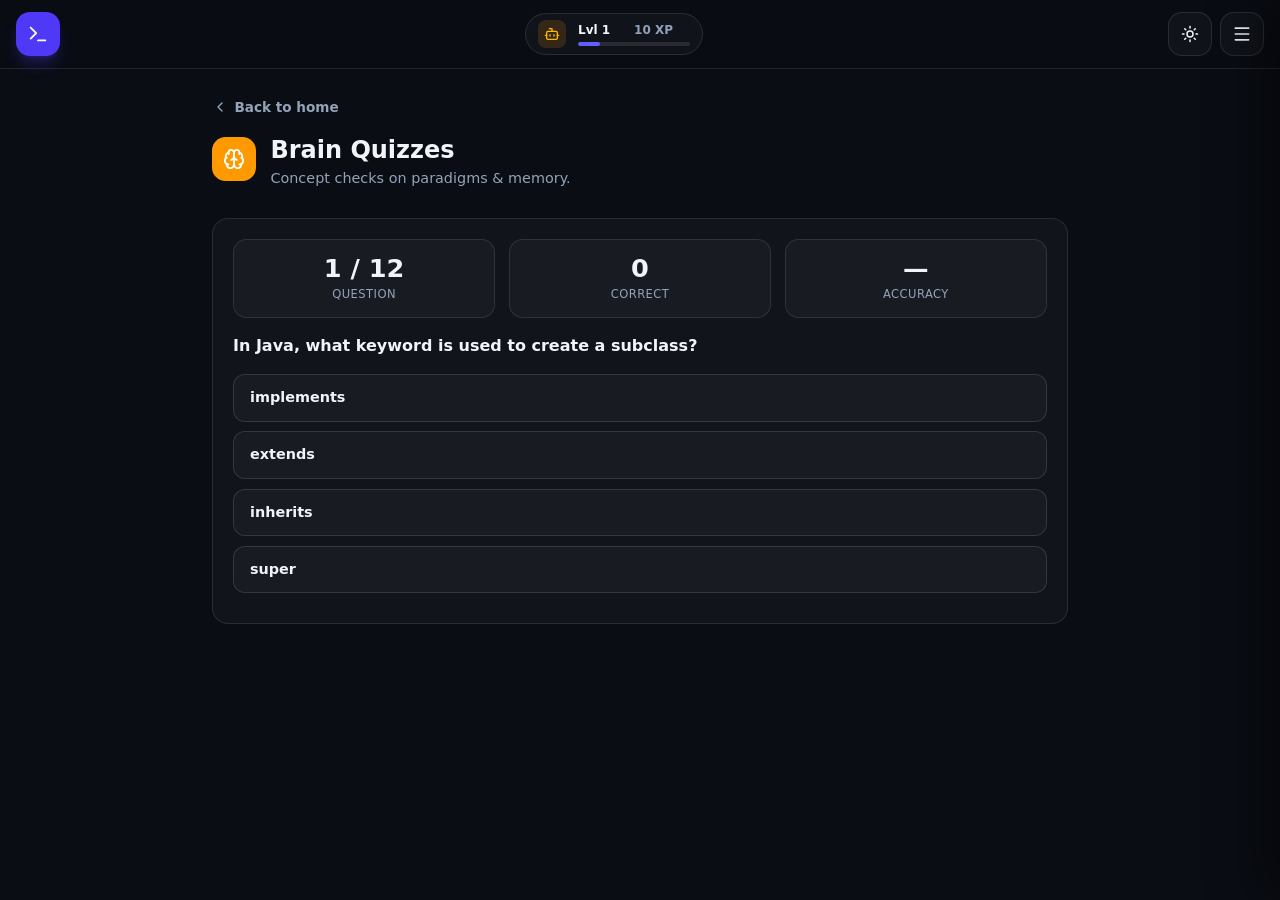
<file: pages/quizzes.html>
<!DOCTYPE html>
<html lang="en" class="dark">
<head>
  <meta charset="utf-8">
  <meta name="viewport" content="width=device-width, initial-scale=1">
  <title>Brain Quizzes — MultitaskCoder</title>
  <meta name="description" content="Multiple-choice quiz covering programming paradigms, memory management, and C/Python/Java concepts.">
  <meta name="theme-color" content="#4f46e5">
  <meta name="apple-mobile-web-app-capable" content="yes">
  <meta name="apple-mobile-web-app-status-bar-style" content="black-translucent">
  <meta name="apple-mobile-web-app-title" content="MultitaskCoder">
  <link rel="manifest" href="../manifest.webmanifest">
  <link rel="icon" href="../assets/icons/favicon.ico" type="image/x-icon">
  <link rel="apple-touch-icon" href="../assets/icons/icon-192.png">
  <link rel="stylesheet" href="../style.css">
</head>
<body>
  <div class="min-h-screen bg-[#0a0d14] text-slate-100 transition-colors surface-page app-shell">
    <header class="sticky top-0 z-40 flex items-center justify-between gap-3 px-4 py-3 backdrop-blur-xl border-b bg-[#0a0d14]/80 border-white/10 surface-panel">
      <a href="../index.html" class="flex h-11 w-11 items-center justify-center rounded-xl bg-indigo-600 text-white shadow-lg shadow-indigo-600/30 logo-3d" aria-label="MultitaskCoder home">
        <svg xmlns="http://www.w3.org/2000/svg" width="22" height="22" viewBox="0 0 24 24" fill="none" stroke="currentColor" stroke-width="2" stroke-linecap="round" stroke-linejoin="round" class="lucide lucide-terminal" aria-hidden="true">
          <path d="M12 19h8"></path>
          <path d="m4 17 6-6-6-6"></path>
        </svg>
      </a>
      <div class="flex items-center gap-3 rounded-full border px-3 py-1.5 bg-white/[0.03] border-white/10 surface-panel">
        <div class="flex h-7 w-7 items-center justify-center rounded-md bg-amber-500/15 text-amber-400">
          <svg xmlns="http://www.w3.org/2000/svg" width="16" height="16" viewBox="0 0 24 24" fill="none" stroke="currentColor" stroke-width="2" stroke-linecap="round" stroke-linejoin="round" class="lucide lucide-bot" aria-hidden="true">
            <path d="M12 8V4H8"></path>
            <rect width="16" height="12" x="4" y="8" rx="2"></rect>
            <path d="M2 14h2"></path>
            <path d="M20 14h2"></path>
            <path d="M15 13v2"></path>
            <path d="M9 13v2"></path>
          </svg>
        </div>
        <div class="flex flex-col leading-none">
          <div class="flex items-center gap-6 text-xs font-semibold">
            <span id="levelLabel">Lvl 1</span>
            <span id="xpLabel" class="text-slate-400 text-muted">10 XP</span>
          </div>
          <div class="mt-1 h-1 w-28 overflow-hidden rounded-full bg-white/10">
            <div id="xpBar" class="h-full w-1/5 rounded-full bg-indigo-500 xp-bar-fill"></div>
          </div>
        </div>
      </div>
      <div class="flex items-center gap-2">
        <button id="themeToggleBtn" aria-label="Toggle theme" class="flex h-11 w-11 items-center justify-center rounded-xl border bg-white/[0.03] border-white/10 surface-panel btn-3d">
          <svg xmlns="http://www.w3.org/2000/svg" width="18" height="18" viewBox="0 0 24 24" fill="none" stroke="currentColor" stroke-width="2" stroke-linecap="round" stroke-linejoin="round" class="lucide lucide-sun" aria-hidden="true" id="themeIcon">
            <circle cx="12" cy="12" r="4"></circle>
            <path d="M12 2v2"></path>
            <path d="M12 20v2"></path>
            <path d="m4.93 4.93 1.41 1.41"></path>
            <path d="m17.66 17.66 1.41 1.41"></path>
            <path d="M2 12h2"></path>
            <path d="M20 12h2"></path>
            <path d="m6.34 17.66-1.41 1.41"></path>
            <path d="m19.07 4.93-1.41 1.41"></path>
          </svg>
        </button>
        <button id="menuToggleBtn" aria-label="Open menu" aria-expanded="false" class="flex h-11 w-11 items-center justify-center rounded-xl border bg-white/[0.03] border-white/10 surface-panel btn-3d">
          <svg xmlns="http://www.w3.org/2000/svg" width="20" height="20" viewBox="0 0 24 24" fill="none" stroke="currentColor" stroke-width="2" stroke-linecap="round" stroke-linejoin="round" class="lucide lucide-menu" aria-hidden="true">
            <path d="M4 5h16"></path>
            <path d="M4 12h16"></path>
            <path d="M4 19h16"></path>
          </svg>
        </button>
      </div>
    </header>

    <div id="navOverlay" class="nav-overlay"></div>
    <nav id="navDrawer" class="nav-drawer surface-panel" aria-label="Site navigation">
      <div class="nav-drawer-head">
        <span class="nav-drawer-title">Menu</span>
        <button id="navCloseBtn" class="btn-3d nav-close-btn" aria-label="Close menu">&times;</button>
      </div>
      <a href="../index.html" class="nav-drawer-link">Home</a>
      <a href="./theory.html" class="nav-drawer-link">Theory Reference</a>
      <a href="./typing.html" class="nav-drawer-link">Speed Typing</a>
      <a href="./debugger.html" class="nav-drawer-link">Debugger Arena</a>
      <a href="./quizzes.html" class="nav-drawer-link">Brain Quizzes</a>
      <a href="./analytics.html" class="nav-drawer-link">Performance Analytics</a>
      <a href="./sandbox.html" class="nav-drawer-link">Live Code Sandbox</a>
    </nav>
    <main class="app-container">
      <a href="../index.html" class="app-back-link">
        <svg xmlns="http://www.w3.org/2000/svg" width="16" height="16" viewBox="0 0 24 24" fill="none" stroke="currentColor" stroke-width="2" stroke-linecap="round" stroke-linejoin="round" aria-hidden="true"><path d="m15 18-6-6 6-6"></path></svg>
        Back to home
      </a>
      <div class="app-page-head">
        <div class="app-page-icon bg-amber-500"><svg xmlns="http://www.w3.org/2000/svg" width="22" height="22" viewBox="0 0 24 24" fill="none" stroke="currentColor" stroke-width="2" stroke-linecap="round" stroke-linejoin="round" aria-hidden="true"><path d="M12 18V5"></path><path d="M15 13a4.17 4.17 0 0 1-3-4 4.17 4.17 0 0 1-3 4"></path><path d="M17.598 6.5A3 3 0 1 0 12 5a3 3 0 1 0-5.598 1.5"></path><path d="M17.997 5.125a4 4 0 0 1 2.526 5.77"></path><path d="M18 18a4 4 0 0 0 2-7.464"></path><path d="M19.967 17.483A4 4 0 1 1 12 18a4 4 0 1 1-7.967-.517"></path><path d="M6 18a4 4 0 0 1-2-7.464"></path><path d="M6.003 5.125a4 4 0 0 0-2.526 5.77"></path></svg></div>
        <div>
          <h1 class="app-page-title">Brain Quizzes</h1>
          <p class="app-page-sub">Concept checks on paradigms & memory.</p>
        </div>
      </div>
      <div class="app-panel">
        <div class="app-grid-3" style="margin-bottom:1rem;">
          <div class="app-stat"><div class="app-stat-value" id="statProgress">1 / 12</div><div class="app-stat-label">Question</div></div>
          <div class="app-stat"><div class="app-stat-value" id="statCorrect">0</div><div class="app-stat-label">Correct</div></div>
          <div class="app-stat"><div class="app-stat-value" id="statAccuracy">—</div><div class="app-stat-label">Accuracy</div></div>
        </div>

        <p class="text-base font-bold" id="questionText" style="margin-bottom:1rem;"></p>
        <div id="optionsList"></div>

        <div style="margin-top:0.5rem;">
          <button class="app-btn" id="nextBtn" style="display:none;">Next question</button>
        </div>
      </div>

      <div class="app-panel" id="finalPanel" style="display:none; text-align:center;">
        <h2 class="text-lg font-bold mb-1">Quiz complete 🧠</h2>
        <p class="text-sm text-muted" id="finalSummary"></p>
        <p class="text-sm font-bold" style="color:#4ade80; margin-top:0.4rem;" id="finalXp"></p>
        <button class="app-btn" id="restartBtn" style="margin-top:1rem;">Try again</button>
      </div>

    </main>
  </div>
  <script src="../script.js"></script>
  <script src="./quizzes.js"></script>
</body>
</html>
</file>
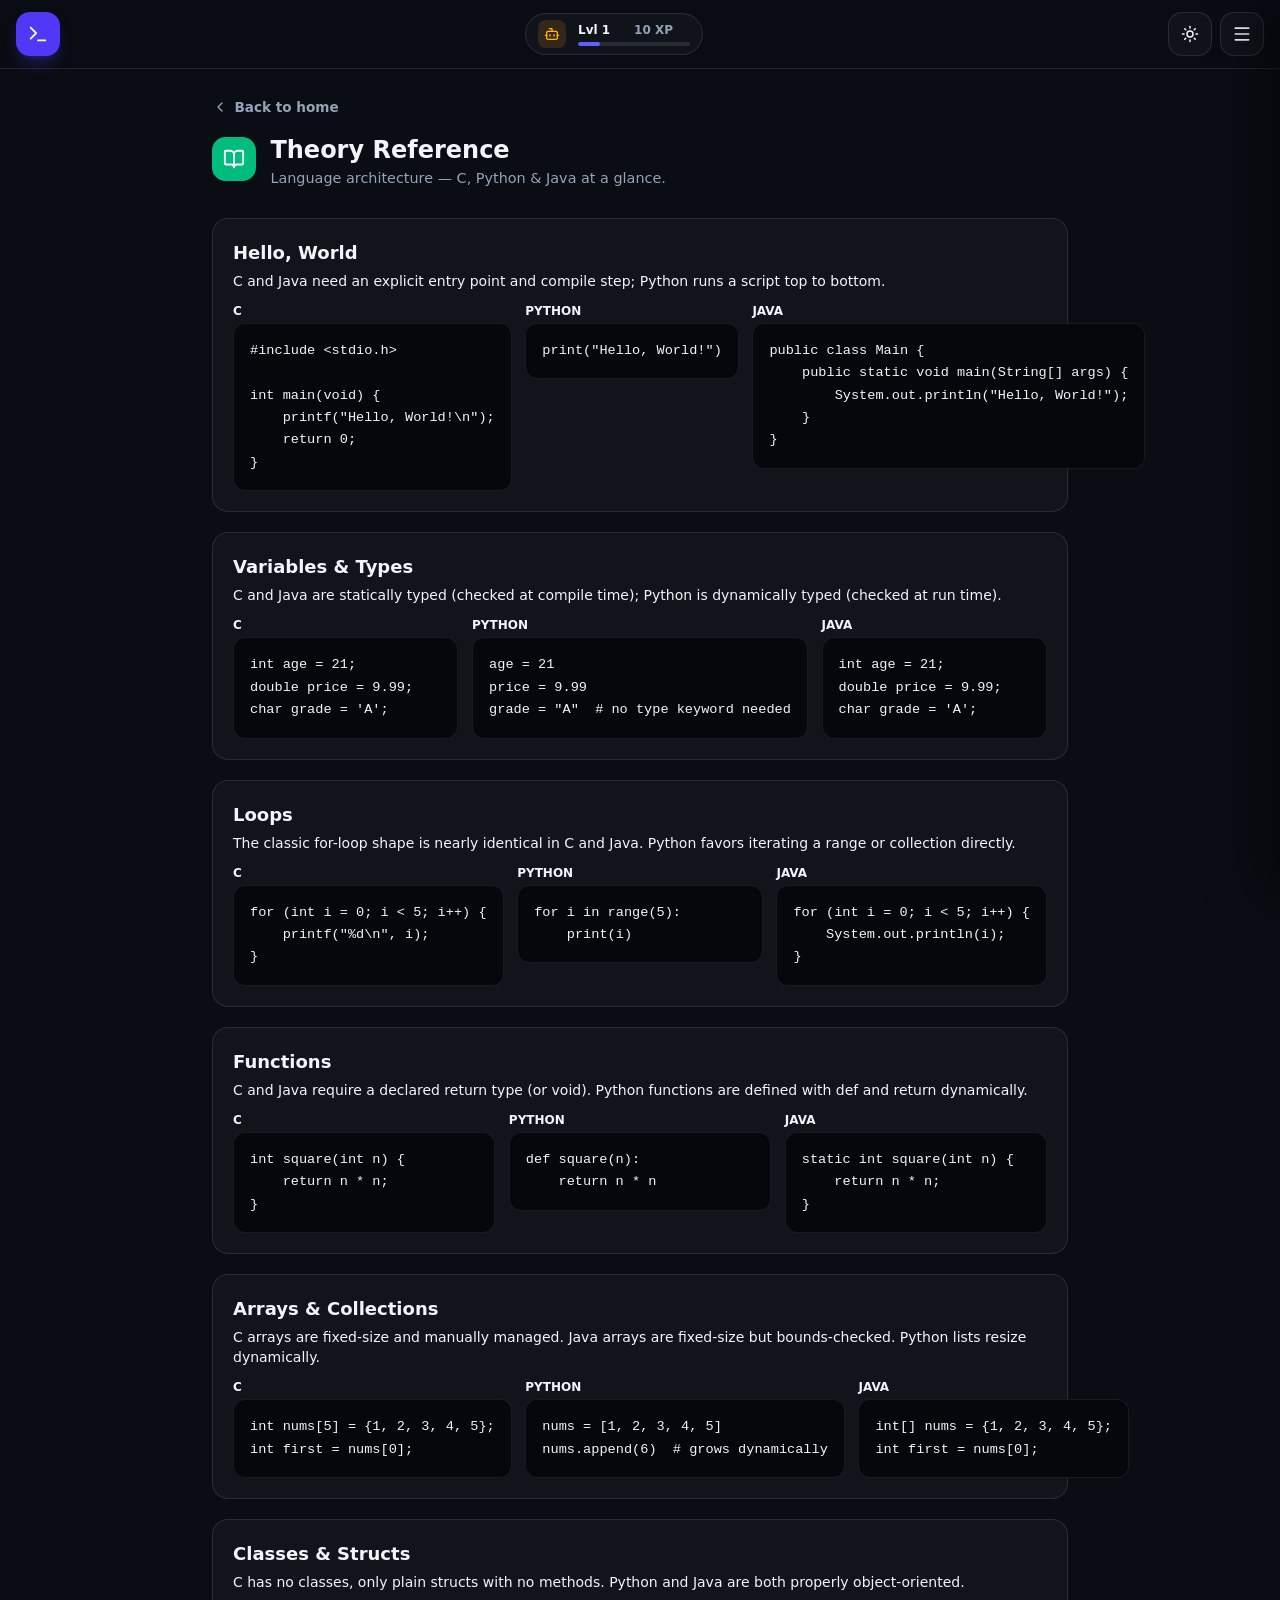
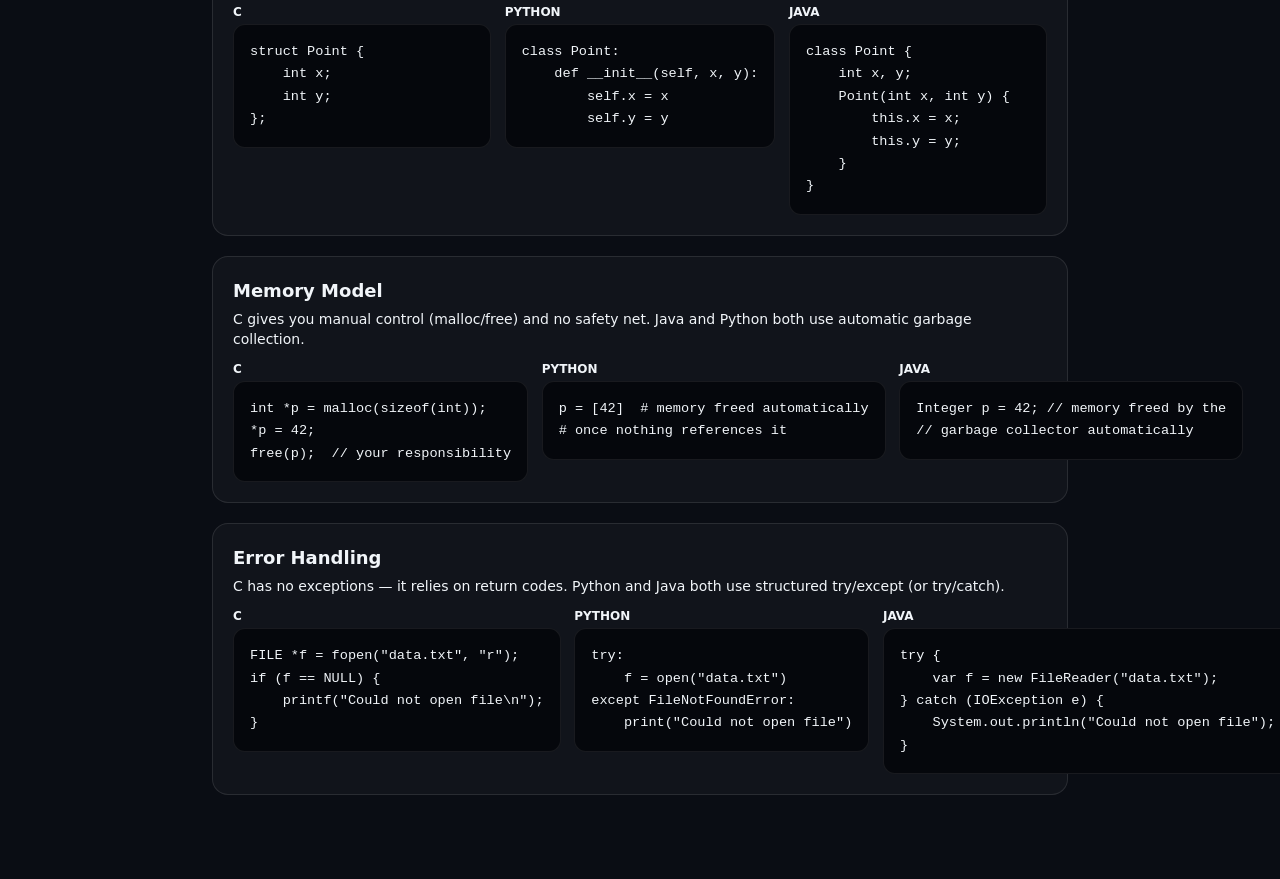
<file: pages/theory.html>
<!DOCTYPE html>
<html lang="en" class="dark">
<head>
  <meta charset="utf-8">
  <meta name="viewport" content="width=device-width, initial-scale=1">
  <title>Theory Reference — MultitaskCoder</title>
  <meta name="description" content="Side-by-side C, Python, and Java reference covering syntax, types, loops, functions, memory, and error handling.">
  <meta name="theme-color" content="#4f46e5">
  <meta name="apple-mobile-web-app-capable" content="yes">
  <meta name="apple-mobile-web-app-status-bar-style" content="black-translucent">
  <meta name="apple-mobile-web-app-title" content="MultitaskCoder">
  <link rel="manifest" href="../manifest.webmanifest">
  <link rel="icon" href="../assets/icons/favicon.ico" type="image/x-icon">
  <link rel="apple-touch-icon" href="../assets/icons/icon-192.png">
  <link rel="stylesheet" href="../style.css">
</head>
<body>
  <div class="min-h-screen bg-[#0a0d14] text-slate-100 transition-colors surface-page app-shell">
    <header class="sticky top-0 z-40 flex items-center justify-between gap-3 px-4 py-3 backdrop-blur-xl border-b bg-[#0a0d14]/80 border-white/10 surface-panel">
      <a href="../index.html" class="flex h-11 w-11 items-center justify-center rounded-xl bg-indigo-600 text-white shadow-lg shadow-indigo-600/30 logo-3d" aria-label="MultitaskCoder home">
        <svg xmlns="http://www.w3.org/2000/svg" width="22" height="22" viewBox="0 0 24 24" fill="none" stroke="currentColor" stroke-width="2" stroke-linecap="round" stroke-linejoin="round" class="lucide lucide-terminal" aria-hidden="true">
          <path d="M12 19h8"></path>
          <path d="m4 17 6-6-6-6"></path>
        </svg>
      </a>
      <div class="flex items-center gap-3 rounded-full border px-3 py-1.5 bg-white/[0.03] border-white/10 surface-panel">
        <div class="flex h-7 w-7 items-center justify-center rounded-md bg-amber-500/15 text-amber-400">
          <svg xmlns="http://www.w3.org/2000/svg" width="16" height="16" viewBox="0 0 24 24" fill="none" stroke="currentColor" stroke-width="2" stroke-linecap="round" stroke-linejoin="round" class="lucide lucide-bot" aria-hidden="true">
            <path d="M12 8V4H8"></path>
            <rect width="16" height="12" x="4" y="8" rx="2"></rect>
            <path d="M2 14h2"></path>
            <path d="M20 14h2"></path>
            <path d="M15 13v2"></path>
            <path d="M9 13v2"></path>
          </svg>
        </div>
        <div class="flex flex-col leading-none">
          <div class="flex items-center gap-6 text-xs font-semibold">
            <span id="levelLabel">Lvl 1</span>
            <span id="xpLabel" class="text-slate-400 text-muted">10 XP</span>
          </div>
          <div class="mt-1 h-1 w-28 overflow-hidden rounded-full bg-white/10">
            <div id="xpBar" class="h-full w-1/5 rounded-full bg-indigo-500 xp-bar-fill"></div>
          </div>
        </div>
      </div>
      <div class="flex items-center gap-2">
        <button id="themeToggleBtn" aria-label="Toggle theme" class="flex h-11 w-11 items-center justify-center rounded-xl border bg-white/[0.03] border-white/10 surface-panel btn-3d">
          <svg xmlns="http://www.w3.org/2000/svg" width="18" height="18" viewBox="0 0 24 24" fill="none" stroke="currentColor" stroke-width="2" stroke-linecap="round" stroke-linejoin="round" class="lucide lucide-sun" aria-hidden="true" id="themeIcon">
            <circle cx="12" cy="12" r="4"></circle>
            <path d="M12 2v2"></path>
            <path d="M12 20v2"></path>
            <path d="m4.93 4.93 1.41 1.41"></path>
            <path d="m17.66 17.66 1.41 1.41"></path>
            <path d="M2 12h2"></path>
            <path d="M20 12h2"></path>
            <path d="m6.34 17.66-1.41 1.41"></path>
            <path d="m19.07 4.93-1.41 1.41"></path>
          </svg>
        </button>
        <button id="menuToggleBtn" aria-label="Open menu" aria-expanded="false" class="flex h-11 w-11 items-center justify-center rounded-xl border bg-white/[0.03] border-white/10 surface-panel btn-3d">
          <svg xmlns="http://www.w3.org/2000/svg" width="20" height="20" viewBox="0 0 24 24" fill="none" stroke="currentColor" stroke-width="2" stroke-linecap="round" stroke-linejoin="round" class="lucide lucide-menu" aria-hidden="true">
            <path d="M4 5h16"></path>
            <path d="M4 12h16"></path>
            <path d="M4 19h16"></path>
          </svg>
        </button>
      </div>
    </header>

    <div id="navOverlay" class="nav-overlay"></div>
    <nav id="navDrawer" class="nav-drawer surface-panel" aria-label="Site navigation">
      <div class="nav-drawer-head">
        <span class="nav-drawer-title">Menu</span>
        <button id="navCloseBtn" class="btn-3d nav-close-btn" aria-label="Close menu">&times;</button>
      </div>
      <a href="../index.html" class="nav-drawer-link">Home</a>
      <a href="./theory.html" class="nav-drawer-link">Theory Reference</a>
      <a href="./typing.html" class="nav-drawer-link">Speed Typing</a>
      <a href="./debugger.html" class="nav-drawer-link">Debugger Arena</a>
      <a href="./quizzes.html" class="nav-drawer-link">Brain Quizzes</a>
      <a href="./analytics.html" class="nav-drawer-link">Performance Analytics</a>
      <a href="./sandbox.html" class="nav-drawer-link">Live Code Sandbox</a>
    </nav>
    <main class="app-container">
      <a href="../index.html" class="app-back-link">
        <svg xmlns="http://www.w3.org/2000/svg" width="16" height="16" viewBox="0 0 24 24" fill="none" stroke="currentColor" stroke-width="2" stroke-linecap="round" stroke-linejoin="round" aria-hidden="true"><path d="m15 18-6-6 6-6"></path></svg>
        Back to home
      </a>
      <div class="app-page-head">
        <div class="app-page-icon bg-emerald-500"><svg xmlns="http://www.w3.org/2000/svg" width="22" height="22" viewBox="0 0 24 24" fill="none" stroke="currentColor" stroke-width="2" stroke-linecap="round" stroke-linejoin="round" aria-hidden="true"><path d="M12 7v14"></path><path d="M3 18a1 1 0 0 1-1-1V4a1 1 0 0 1 1-1h5a4 4 0 0 1 4 4 4 4 0 0 1 4-4h5a1 1 0 0 1 1 1v13a1 1 0 0 1-1 1h-6a3 3 0 0 0-3 3 3 3 0 0 0-3-3z"></path></svg></div>
        <div>
          <h1 class="app-page-title">Theory Reference</h1>
          <p class="app-page-sub">Language architecture — C, Python & Java at a glance.</p>
        </div>
      </div>
      <div class="app-panel">
        <h2 class="text-lg font-bold mb-1">Hello, World</h2>
        <p class="text-sm text-muted mb-3">C and Java need an explicit entry point and compile step; Python runs a script top to bottom.</p>
        <div class="app-grid-3">
          <div>
            <div class="text-xs font-bold text-muted mb-1">C</div>
            <div class="app-code-block">#include &lt;stdio.h&gt;

int main(void) {
    printf("Hello, World!\n");
    return 0;
}</div>
          </div>
          <div>
            <div class="text-xs font-bold text-muted mb-1">PYTHON</div>
            <div class="app-code-block">print("Hello, World!")</div>
          </div>
          <div>
            <div class="text-xs font-bold text-muted mb-1">JAVA</div>
            <div class="app-code-block">public class Main {
    public static void main(String[] args) {
        System.out.println("Hello, World!");
    }
}</div>
          </div>
        </div>
      </div>

      <div class="app-panel">
        <h2 class="text-lg font-bold mb-1">Variables & Types</h2>
        <p class="text-sm text-muted mb-3">C and Java are statically typed (checked at compile time); Python is dynamically typed (checked at run time).</p>
        <div class="app-grid-3">
          <div>
            <div class="text-xs font-bold text-muted mb-1">C</div>
            <div class="app-code-block">int age = 21;
double price = 9.99;
char grade = 'A';</div>
          </div>
          <div>
            <div class="text-xs font-bold text-muted mb-1">PYTHON</div>
            <div class="app-code-block">age = 21
price = 9.99
grade = "A"  # no type keyword needed</div>
          </div>
          <div>
            <div class="text-xs font-bold text-muted mb-1">JAVA</div>
            <div class="app-code-block">int age = 21;
double price = 9.99;
char grade = 'A';</div>
          </div>
        </div>
      </div>

      <div class="app-panel">
        <h2 class="text-lg font-bold mb-1">Loops</h2>
        <p class="text-sm text-muted mb-3">The classic for-loop shape is nearly identical in C and Java. Python favors iterating a range or collection directly.</p>
        <div class="app-grid-3">
          <div>
            <div class="text-xs font-bold text-muted mb-1">C</div>
            <div class="app-code-block">for (int i = 0; i &lt; 5; i++) {
    printf("%d\n", i);
}</div>
          </div>
          <div>
            <div class="text-xs font-bold text-muted mb-1">PYTHON</div>
            <div class="app-code-block">for i in range(5):
    print(i)</div>
          </div>
          <div>
            <div class="text-xs font-bold text-muted mb-1">JAVA</div>
            <div class="app-code-block">for (int i = 0; i &lt; 5; i++) {
    System.out.println(i);
}</div>
          </div>
        </div>
      </div>

      <div class="app-panel">
        <h2 class="text-lg font-bold mb-1">Functions</h2>
        <p class="text-sm text-muted mb-3">C and Java require a declared return type (or void). Python functions are defined with def and return dynamically.</p>
        <div class="app-grid-3">
          <div>
            <div class="text-xs font-bold text-muted mb-1">C</div>
            <div class="app-code-block">int square(int n) {
    return n * n;
}</div>
          </div>
          <div>
            <div class="text-xs font-bold text-muted mb-1">PYTHON</div>
            <div class="app-code-block">def square(n):
    return n * n</div>
          </div>
          <div>
            <div class="text-xs font-bold text-muted mb-1">JAVA</div>
            <div class="app-code-block">static int square(int n) {
    return n * n;
}</div>
          </div>
        </div>
      </div>

      <div class="app-panel">
        <h2 class="text-lg font-bold mb-1">Arrays & Collections</h2>
        <p class="text-sm text-muted mb-3">C arrays are fixed-size and manually managed. Java arrays are fixed-size but bounds-checked. Python lists resize dynamically.</p>
        <div class="app-grid-3">
          <div>
            <div class="text-xs font-bold text-muted mb-1">C</div>
            <div class="app-code-block">int nums[5] = {1, 2, 3, 4, 5};
int first = nums[0];</div>
          </div>
          <div>
            <div class="text-xs font-bold text-muted mb-1">PYTHON</div>
            <div class="app-code-block">nums = [1, 2, 3, 4, 5]
nums.append(6)  # grows dynamically</div>
          </div>
          <div>
            <div class="text-xs font-bold text-muted mb-1">JAVA</div>
            <div class="app-code-block">int[] nums = {1, 2, 3, 4, 5};
int first = nums[0];</div>
          </div>
        </div>
      </div>

      <div class="app-panel">
        <h2 class="text-lg font-bold mb-1">Classes & Structs</h2>
        <p class="text-sm text-muted mb-3">C has no classes, only plain structs with no methods. Python and Java are both properly object-oriented.</p>
        <div class="app-grid-3">
          <div>
            <div class="text-xs font-bold text-muted mb-1">C</div>
            <div class="app-code-block">struct Point {
    int x;
    int y;
};</div>
          </div>
          <div>
            <div class="text-xs font-bold text-muted mb-1">PYTHON</div>
            <div class="app-code-block">class Point:
    def __init__(self, x, y):
        self.x = x
        self.y = y</div>
          </div>
          <div>
            <div class="text-xs font-bold text-muted mb-1">JAVA</div>
            <div class="app-code-block">class Point {
    int x, y;
    Point(int x, int y) {
        this.x = x;
        this.y = y;
    }
}</div>
          </div>
        </div>
      </div>

      <div class="app-panel">
        <h2 class="text-lg font-bold mb-1">Memory Model</h2>
        <p class="text-sm text-muted mb-3">C gives you manual control (malloc/free) and no safety net. Java and Python both use automatic garbage collection.</p>
        <div class="app-grid-3">
          <div>
            <div class="text-xs font-bold text-muted mb-1">C</div>
            <div class="app-code-block">int *p = malloc(sizeof(int));
*p = 42;
free(p);  // your responsibility</div>
          </div>
          <div>
            <div class="text-xs font-bold text-muted mb-1">PYTHON</div>
            <div class="app-code-block">p = [42]  # memory freed automatically
# once nothing references it</div>
          </div>
          <div>
            <div class="text-xs font-bold text-muted mb-1">JAVA</div>
            <div class="app-code-block">Integer p = 42; // memory freed by the
// garbage collector automatically</div>
          </div>
        </div>
      </div>

      <div class="app-panel">
        <h2 class="text-lg font-bold mb-1">Error Handling</h2>
        <p class="text-sm text-muted mb-3">C has no exceptions — it relies on return codes. Python and Java both use structured try/except (or try/catch).</p>
        <div class="app-grid-3">
          <div>
            <div class="text-xs font-bold text-muted mb-1">C</div>
            <div class="app-code-block">FILE *f = fopen("data.txt", "r");
if (f == NULL) {
    printf("Could not open file\n");
}</div>
          </div>
          <div>
            <div class="text-xs font-bold text-muted mb-1">PYTHON</div>
            <div class="app-code-block">try:
    f = open("data.txt")
except FileNotFoundError:
    print("Could not open file")</div>
          </div>
          <div>
            <div class="text-xs font-bold text-muted mb-1">JAVA</div>
            <div class="app-code-block">try {
    var f = new FileReader("data.txt");
} catch (IOException e) {
    System.out.println("Could not open file");
}</div>
          </div>
        </div>
      </div>
    </main>
  </div>
  <script src="../script.js"></script>
</body>
</html>
</file>
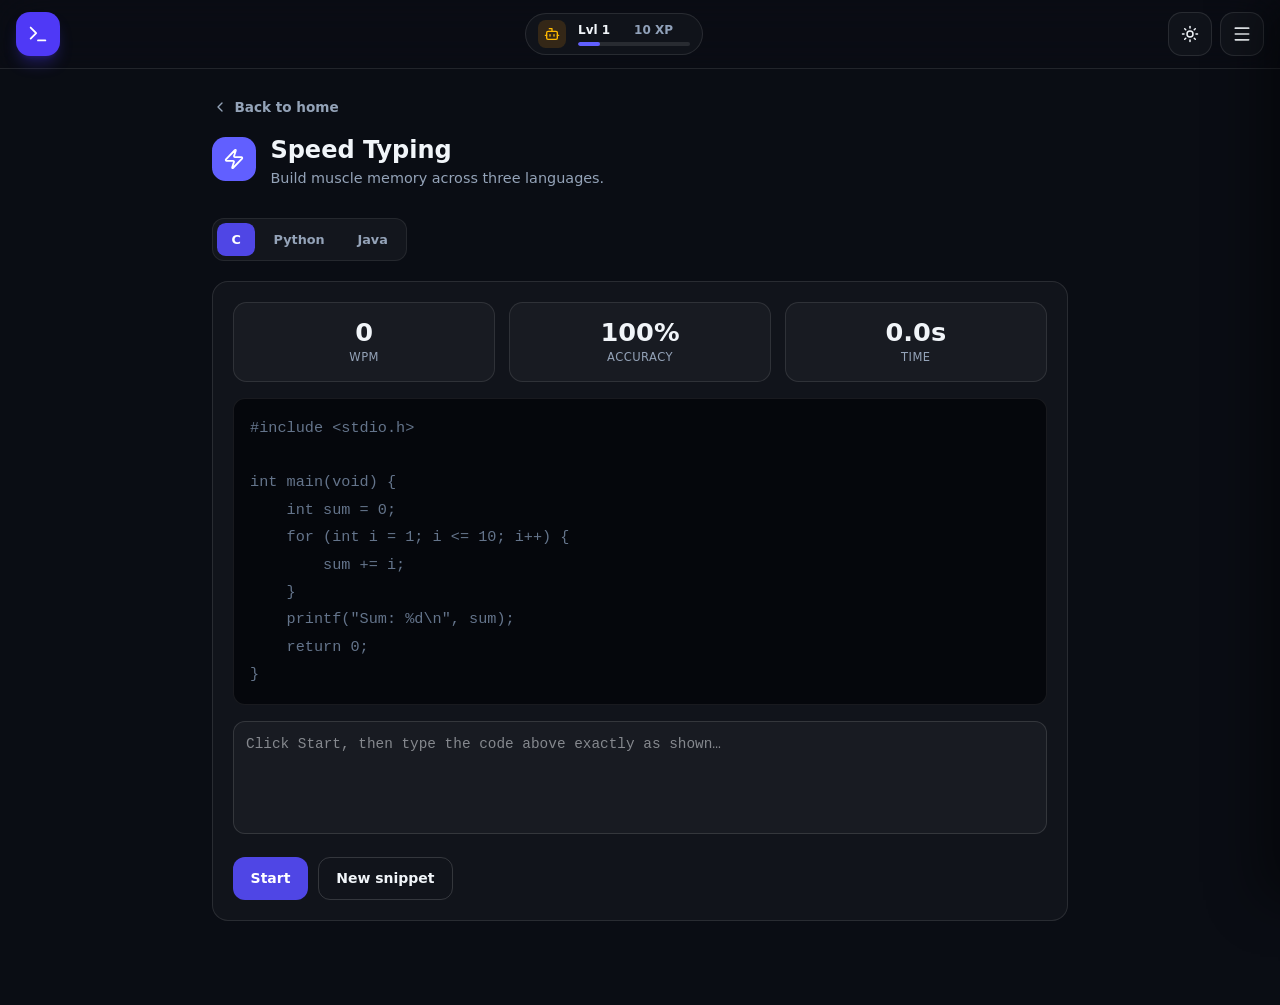
<file: pages/typing.html>
<!DOCTYPE html>
<html lang="en" class="dark">
<head>
  <meta charset="utf-8">
  <meta name="viewport" content="width=device-width, initial-scale=1">
  <title>Speed Typing — MultitaskCoder</title>
  <meta name="description" content="A code speed-typing drill for C, Python, and Java with live WPM and accuracy tracking.">
  <meta name="theme-color" content="#4f46e5">
  <meta name="apple-mobile-web-app-capable" content="yes">
  <meta name="apple-mobile-web-app-status-bar-style" content="black-translucent">
  <meta name="apple-mobile-web-app-title" content="MultitaskCoder">
  <link rel="manifest" href="../manifest.webmanifest">
  <link rel="icon" href="../assets/icons/favicon.ico" type="image/x-icon">
  <link rel="apple-touch-icon" href="../assets/icons/icon-192.png">
  <link rel="stylesheet" href="../style.css">
</head>
<body>
  <div class="min-h-screen bg-[#0a0d14] text-slate-100 transition-colors surface-page app-shell">
    <header class="sticky top-0 z-40 flex items-center justify-between gap-3 px-4 py-3 backdrop-blur-xl border-b bg-[#0a0d14]/80 border-white/10 surface-panel">
      <a href="../index.html" class="flex h-11 w-11 items-center justify-center rounded-xl bg-indigo-600 text-white shadow-lg shadow-indigo-600/30 logo-3d" aria-label="MultitaskCoder home">
        <svg xmlns="http://www.w3.org/2000/svg" width="22" height="22" viewBox="0 0 24 24" fill="none" stroke="currentColor" stroke-width="2" stroke-linecap="round" stroke-linejoin="round" class="lucide lucide-terminal" aria-hidden="true">
          <path d="M12 19h8"></path>
          <path d="m4 17 6-6-6-6"></path>
        </svg>
      </a>
      <div class="flex items-center gap-3 rounded-full border px-3 py-1.5 bg-white/[0.03] border-white/10 surface-panel">
        <div class="flex h-7 w-7 items-center justify-center rounded-md bg-amber-500/15 text-amber-400">
          <svg xmlns="http://www.w3.org/2000/svg" width="16" height="16" viewBox="0 0 24 24" fill="none" stroke="currentColor" stroke-width="2" stroke-linecap="round" stroke-linejoin="round" class="lucide lucide-bot" aria-hidden="true">
            <path d="M12 8V4H8"></path>
            <rect width="16" height="12" x="4" y="8" rx="2"></rect>
            <path d="M2 14h2"></path>
            <path d="M20 14h2"></path>
            <path d="M15 13v2"></path>
            <path d="M9 13v2"></path>
          </svg>
        </div>
        <div class="flex flex-col leading-none">
          <div class="flex items-center gap-6 text-xs font-semibold">
            <span id="levelLabel">Lvl 1</span>
            <span id="xpLabel" class="text-slate-400 text-muted">10 XP</span>
          </div>
          <div class="mt-1 h-1 w-28 overflow-hidden rounded-full bg-white/10">
            <div id="xpBar" class="h-full w-1/5 rounded-full bg-indigo-500 xp-bar-fill"></div>
          </div>
        </div>
      </div>
      <div class="flex items-center gap-2">
        <button id="themeToggleBtn" aria-label="Toggle theme" class="flex h-11 w-11 items-center justify-center rounded-xl border bg-white/[0.03] border-white/10 surface-panel btn-3d">
          <svg xmlns="http://www.w3.org/2000/svg" width="18" height="18" viewBox="0 0 24 24" fill="none" stroke="currentColor" stroke-width="2" stroke-linecap="round" stroke-linejoin="round" class="lucide lucide-sun" aria-hidden="true" id="themeIcon">
            <circle cx="12" cy="12" r="4"></circle>
            <path d="M12 2v2"></path>
            <path d="M12 20v2"></path>
            <path d="m4.93 4.93 1.41 1.41"></path>
            <path d="m17.66 17.66 1.41 1.41"></path>
            <path d="M2 12h2"></path>
            <path d="M20 12h2"></path>
            <path d="m6.34 17.66-1.41 1.41"></path>
            <path d="m19.07 4.93-1.41 1.41"></path>
          </svg>
        </button>
        <button id="menuToggleBtn" aria-label="Open menu" aria-expanded="false" class="flex h-11 w-11 items-center justify-center rounded-xl border bg-white/[0.03] border-white/10 surface-panel btn-3d">
          <svg xmlns="http://www.w3.org/2000/svg" width="20" height="20" viewBox="0 0 24 24" fill="none" stroke="currentColor" stroke-width="2" stroke-linecap="round" stroke-linejoin="round" class="lucide lucide-menu" aria-hidden="true">
            <path d="M4 5h16"></path>
            <path d="M4 12h16"></path>
            <path d="M4 19h16"></path>
          </svg>
        </button>
      </div>
    </header>

    <div id="navOverlay" class="nav-overlay"></div>
    <nav id="navDrawer" class="nav-drawer surface-panel" aria-label="Site navigation">
      <div class="nav-drawer-head">
        <span class="nav-drawer-title">Menu</span>
        <button id="navCloseBtn" class="btn-3d nav-close-btn" aria-label="Close menu">&times;</button>
      </div>
      <a href="../index.html" class="nav-drawer-link">Home</a>
      <a href="./theory.html" class="nav-drawer-link">Theory Reference</a>
      <a href="./typing.html" class="nav-drawer-link">Speed Typing</a>
      <a href="./debugger.html" class="nav-drawer-link">Debugger Arena</a>
      <a href="./quizzes.html" class="nav-drawer-link">Brain Quizzes</a>
      <a href="./analytics.html" class="nav-drawer-link">Performance Analytics</a>
      <a href="./sandbox.html" class="nav-drawer-link">Live Code Sandbox</a>
    </nav>
    <main class="app-container">
      <a href="../index.html" class="app-back-link">
        <svg xmlns="http://www.w3.org/2000/svg" width="16" height="16" viewBox="0 0 24 24" fill="none" stroke="currentColor" stroke-width="2" stroke-linecap="round" stroke-linejoin="round" aria-hidden="true"><path d="m15 18-6-6 6-6"></path></svg>
        Back to home
      </a>
      <div class="app-page-head">
        <div class="app-page-icon bg-indigo-500"><svg xmlns="http://www.w3.org/2000/svg" width="22" height="22" viewBox="0 0 24 24" fill="none" stroke="currentColor" stroke-width="2" stroke-linecap="round" stroke-linejoin="round" aria-hidden="true"><path d="M4 14a1 1 0 0 1-.78-1.63l9.9-10.2a.5.5 0 0 1 .86.46l-1.92 6.02A1 1 0 0 0 13 10h7a1 1 0 0 1 .78 1.63l-9.9 10.2a.5.5 0 0 1-.86-.46l1.92-6.02A1 1 0 0 0 11 14z"></path></svg></div>
        <div>
          <h1 class="app-page-title">Speed Typing</h1>
          <p class="app-page-sub">Build muscle memory across three languages.</p>
        </div>
      </div>
      <div class="app-lang-tabs" id="langTabs">
        <button class="app-lang-tab is-active" data-lang="c">C</button>
        <button class="app-lang-tab" data-lang="python">Python</button>
        <button class="app-lang-tab" data-lang="java">Java</button>
      </div>

      <div class="app-panel">
        <div class="app-grid-3" style="margin-bottom:1rem;">
          <div class="app-stat"><div class="app-stat-value" id="statWpm">0</div><div class="app-stat-label">WPM</div></div>
          <div class="app-stat"><div class="app-stat-value" id="statAccuracy">100%</div><div class="app-stat-label">Accuracy</div></div>
          <div class="app-stat"><div class="app-stat-value" id="statTime">0.0s</div><div class="app-stat-label">Time</div></div>
        </div>

        <div class="typing-target app-code-block" id="typingTarget"></div>
        <textarea id="typingInput" class="typing-input" rows="4" placeholder="Click Start, then type the code above exactly as shown…" disabled></textarea>

        <div style="margin-top:1rem; display:flex; gap:0.6rem; flex-wrap:wrap;">
          <button class="app-btn" id="startBtn">Start</button>
          <button class="app-btn app-btn-ghost" id="newSnippetBtn">New snippet</button>
        </div>

        <div id="resultPanel" style="display:none; margin-top:1.25rem; padding-top:1.25rem; border-top:1px solid rgba(255,255,255,0.1);">
          <h3 class="text-base font-bold mb-2">Nice work! 🎉</h3>
          <p class="text-sm text-muted" id="resultSummary"></p>
          <p class="text-sm font-bold" style="color:#4ade80; margin-top:0.4rem;" id="resultXp"></p>
        </div>
      </div>

    </main>
  </div>
  <script src="../script.js"></script>
  <script src="./typing.js"></script>
</body>
</html>
</file>
